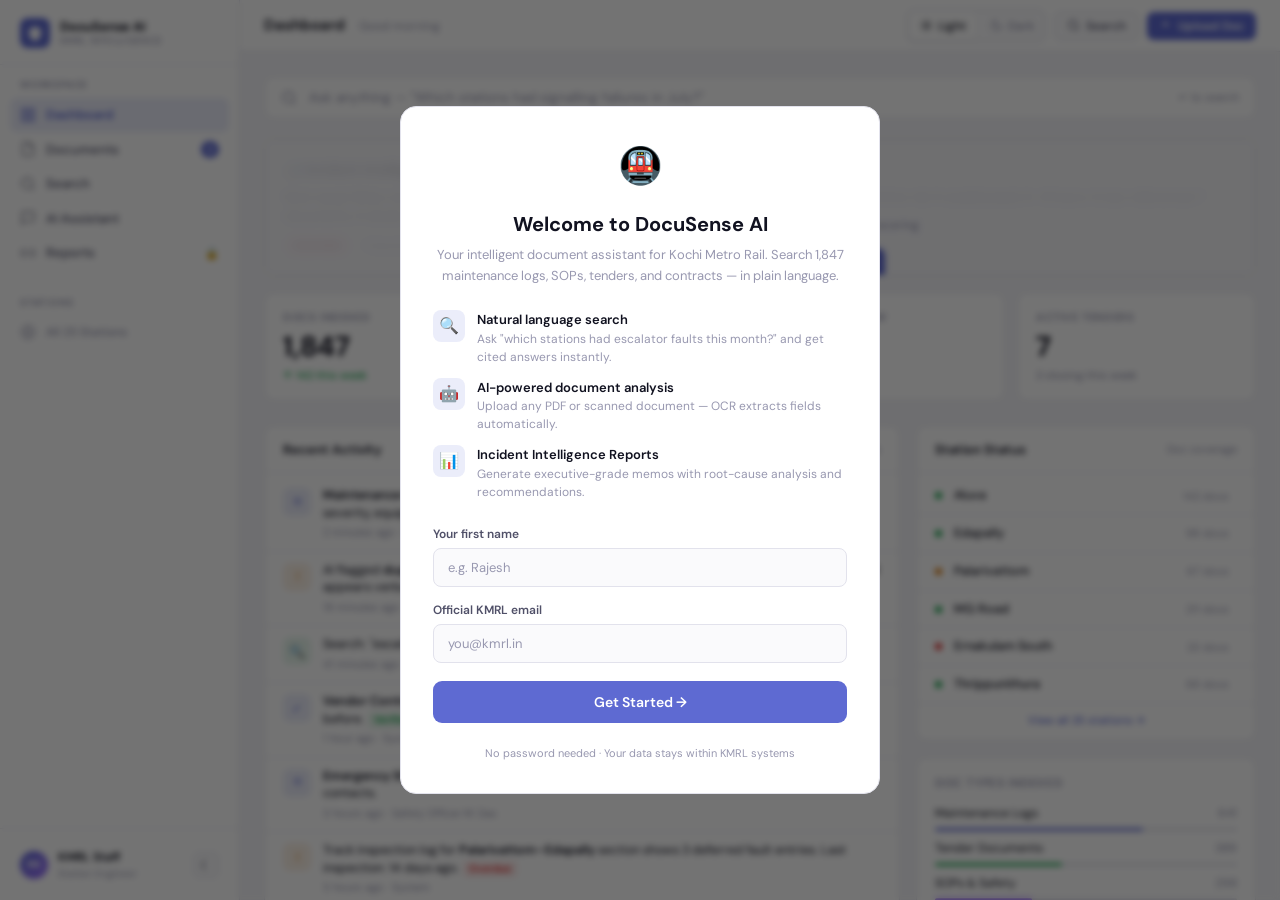
<file: docs/index.html>
<!DOCTYPE html>
<html lang="en">
<head>
<meta charset="UTF-8">
<meta name="viewport" content="width=device-width, initial-scale=1">
<title>DocuSense AI</title>
<link rel="stylesheet" href="https://fonts.googleapis.com/css2?family=DM+Sans:ital,opsz,wght@0,9..40,300;0,9..40,400;0,9..40,500;0,9..40,600;0,9..40,700;1,9..40,400&display=swap">
<style>
:root {
  --bg: #F4F4F8; --surface: #FFFFFF; --card: #FAFAFC;
  --border: #E2E2EC; --border-subtle: #EBEBF3;
  --accent: #5E6AD2; --accent-dim: rgba(94,106,210,.12); --accent-hover: #4D59C4;
  --text: #111220; --text-2: #505068; --muted: #9898B0;
  --success: #16A34A; --success-bg: rgba(22,163,74,.10);
  --warn: #D97706; --warn-bg: rgba(217,119,6,.10);
  --danger: #DC2626; --danger-bg: rgba(220,38,38,.10);
  --sidebar-w: 240px;
  color-scheme: light;
}
@media (prefers-color-scheme: dark) {
  :root:not([data-theme="light"]) {
    --bg:#0C0D15;--surface:#13141F;--card:#1A1B2A;--border:#252638;--border-subtle:#1E1F30;
    --text:#E6E7F0;--text-2:#8B8CA8;--muted:#5C5D75;
    --success:#22C55E;--success-bg:rgba(34,197,94,.12);
    --warn:#F59E0B;--warn-bg:rgba(245,158,11,.12);
    --danger:#EF4444;--danger-bg:rgba(239,68,68,.12);
    color-scheme:dark;
  }
}
:root[data-theme="dark"] {
  --bg:#0C0D15;--surface:#13141F;--card:#1A1B2A;--border:#252638;--border-subtle:#1E1F30;
  --text:#E6E7F0;--text-2:#8B8CA8;--muted:#5C5D75;
  --success:#22C55E;--success-bg:rgba(34,197,94,.12);
  --warn:#F59E0B;--warn-bg:rgba(245,158,11,.12);
  --danger:#EF4444;--danger-bg:rgba(239,68,68,.12);
  color-scheme:dark;
}
*,*::before,*::after{box-sizing:border-box;margin:0;padding:0;}
html,body{height:100%;font-family:'DM Sans',system-ui,sans-serif;background:var(--bg);color:var(--text);font-size:14px;line-height:1.5;}
button{font-family:inherit;cursor:pointer;border:none;background:none;}
input,textarea,select{font-family:inherit;}
a{color:var(--accent);text-decoration:none;}
*{-webkit-font-smoothing:antialiased;}
:focus-visible{outline:2px solid var(--accent);outline-offset:2px;}
@media(prefers-reduced-motion:reduce){*,*::before,*::after{animation-duration:.01ms!important;transition-duration:.01ms!important;}}

/* ── layout ── */
.app{display:flex;height:100%;overflow:hidden;}

/* ── sidebar ── */
.sidebar{width:var(--sidebar-w);flex-shrink:0;background:var(--surface);border-right:1px solid var(--border);display:flex;flex-direction:column;overflow:hidden;}
.sidebar-logo{padding:18px 20px 16px;border-bottom:1px solid var(--border-subtle);display:flex;align-items:center;gap:10px;}
.logo-mark{width:30px;height:30px;background:var(--accent);border-radius:8px;display:flex;align-items:center;justify-content:center;flex-shrink:0;}
.logo-mark svg{width:16px;height:16px;fill:#fff;}
.logo-text{display:flex;flex-direction:column;line-height:1.1;}
.logo-name{font-size:13px;font-weight:700;color:var(--text);letter-spacing:-.2px;}
.logo-sub{font-size:10px;font-weight:500;color:var(--muted);letter-spacing:.3px;text-transform:uppercase;}
.sidebar-section{padding:12px 10px 4px;}
.sidebar-section-label{font-size:10px;font-weight:600;color:var(--muted);letter-spacing:.8px;text-transform:uppercase;padding:0 10px 6px;}
.nav-item{display:flex;align-items:center;gap:10px;padding:7px 10px;border-radius:7px;font-size:13px;font-weight:500;color:var(--text-2);cursor:pointer;transition:background .12s,color .12s;user-select:none;margin-bottom:1px;}
.nav-item svg{width:16px;height:16px;flex-shrink:0;opacity:.7;}
.nav-item:hover{background:var(--card);color:var(--text);}
.nav-item.active{background:var(--accent-dim);color:var(--accent);font-weight:600;}
.nav-item.active svg{opacity:1;}
.nav-badge{margin-left:auto;font-size:10px;font-weight:600;background:var(--accent);color:#fff;padding:1px 6px;border-radius:10px;}
.nav-lock{margin-left:auto;font-size:11px;color:var(--muted);}
.sidebar-bottom{margin-top:auto;border-top:1px solid var(--border-subtle);padding:12px 10px;}
.user-row{display:flex;align-items:center;gap:10px;padding:7px 10px;border-radius:7px;cursor:pointer;}
.user-row:hover{background:var(--card);}
.avatar{width:28px;height:28px;border-radius:50%;background:linear-gradient(135deg,#5E6AD2,#9B6DFF);display:flex;align-items:center;justify-content:center;font-size:11px;font-weight:700;color:#fff;flex-shrink:0;}
.user-info{flex:1;min-width:0;}
.user-name{font-size:12px;font-weight:600;color:var(--text);white-space:nowrap;overflow:hidden;text-overflow:ellipsis;}
.user-role{font-size:10px;color:var(--muted);}
.theme-btn{width:26px;height:26px;border-radius:6px;background:var(--card);border:1px solid var(--border);display:flex;align-items:center;justify-content:center;color:var(--text-2);font-size:14px;transition:background .12s;}
.theme-btn:hover{background:var(--border);}
/* ── theme toggle pill (topbar) ── */
.theme-toggle{display:flex;align-items:center;gap:0;background:var(--card);border:1px solid var(--border);border-radius:8px;overflow:hidden;flex-shrink:0;}
.theme-opt{display:flex;align-items:center;gap:5px;padding:6px 11px;font-size:12px;font-weight:500;color:var(--muted);cursor:pointer;transition:all .15s;user-select:none;border:none;background:none;}
.theme-opt svg{width:13px;height:13px;flex-shrink:0;}
.theme-opt.t-active{background:var(--surface);color:var(--text);box-shadow:0 1px 3px rgba(0,0,0,.08);border-radius:7px;margin:2px;}

/* ── main ── */
.main{flex:1;display:flex;flex-direction:column;overflow:hidden;min-width:0;}
.topbar{height:52px;flex-shrink:0;background:var(--surface);border-bottom:1px solid var(--border);display:flex;align-items:center;gap:12px;padding:0 24px;}
.topbar-title{font-size:15px;font-weight:600;color:var(--text);}
.topbar-sub{font-size:12px;color:var(--muted);margin-left:2px;}
.topbar-right{margin-left:auto;display:flex;align-items:center;gap:8px;}
.pro-badge{font-size:10px;font-weight:700;background:linear-gradient(90deg,#5E6AD2,#9B6DFF);color:#fff;padding:3px 8px;border-radius:20px;letter-spacing:.3px;}
.pill-btn{display:flex;align-items:center;gap:6px;padding:6px 12px;border-radius:7px;font-size:12px;font-weight:600;background:var(--accent);color:#fff;transition:background .12s;}
.pill-btn:hover{background:var(--accent-hover);}
.pill-btn svg{width:13px;height:13px;fill:currentColor;}
.ghost-btn{display:flex;align-items:center;gap:6px;padding:6px 12px;border-radius:7px;font-size:12px;font-weight:500;background:var(--card);color:var(--text-2);border:1px solid var(--border);transition:background .12s;}
.ghost-btn:hover{background:var(--border-subtle);color:var(--text);}
.content{flex:1;overflow-y:auto;padding:24px;}
.view{display:none;}
.view.active{display:block;}

/* ── dashboard ── */
.kpi-row{display:grid;grid-template-columns:repeat(4,1fr);gap:12px;margin-bottom:24px;}
@media(max-width:900px){.kpi-row{grid-template-columns:repeat(2,1fr);}}
.kpi-card{background:var(--surface);border:1px solid var(--border);border-radius:10px;padding:16px 18px;}
.kpi-label{font-size:11px;font-weight:600;color:var(--muted);text-transform:uppercase;letter-spacing:.6px;margin-bottom:8px;}
.kpi-value{font-size:28px;font-weight:700;color:var(--text);line-height:1;font-variant-numeric:tabular-nums;margin-bottom:6px;}
.kpi-trend{font-size:11px;font-weight:500;display:flex;align-items:center;gap:4px;}
.trend-up{color:var(--success);}
.trend-warn{color:var(--warn);}
.dash-grid{display:grid;grid-template-columns:1fr 340px;gap:16px;}
@media(max-width:900px){.dash-grid{grid-template-columns:1fr;}}
.panel{background:var(--surface);border:1px solid var(--border);border-radius:10px;overflow:hidden;}
.panel-header{padding:14px 18px 13px;border-bottom:1px solid var(--border-subtle);display:flex;align-items:center;gap:8px;}
.panel-title{font-size:13px;font-weight:600;color:var(--text);}
.panel-meta{font-size:11px;color:var(--muted);margin-left:auto;}
.activity-list{padding:4px 0;}
.activity-item{display:flex;align-items:flex-start;gap:12px;padding:10px 18px;border-bottom:1px solid var(--border-subtle);transition:background .1s;}
.activity-item:last-child{border-bottom:none;}
.activity-item:hover{background:var(--card);}
.act-icon{width:28px;height:28px;border-radius:7px;display:flex;align-items:center;justify-content:center;flex-shrink:0;margin-top:1px;font-size:13px;}
.act-icon.upload{background:var(--accent-dim);color:var(--accent);}
.act-icon.search{background:var(--success-bg);color:var(--success);}
.act-icon.alert{background:var(--warn-bg);color:var(--warn);}
.act-icon.verify{background:var(--accent-dim);color:var(--accent);}
.act-body{flex:1;min-width:0;}
.act-desc{font-size:12.5px;color:var(--text);line-height:1.4;}
.act-desc strong{font-weight:600;}
.act-time{font-size:11px;color:var(--muted);margin-top:2px;}
.act-tag{display:inline-block;font-size:10px;font-weight:600;padding:1px 6px;border-radius:4px;margin-left:4px;vertical-align:middle;}
.station-list{padding:4px 0;}
.station-item{display:flex;align-items:center;gap:12px;padding:9px 18px;border-bottom:1px solid var(--border-subtle);}
.station-item:last-child{border-bottom:none;}
.station-name{font-size:12.5px;font-weight:500;color:var(--text);flex:1;}
.station-docs{font-size:11px;color:var(--muted);font-variant-numeric:tabular-nums;margin-right:8px;}
.status-dot{width:7px;height:7px;border-radius:50%;flex-shrink:0;}
.dot-ok{background:var(--success);}
.dot-warn{background:var(--warn);}
.dot-err{background:var(--danger);}

/* ── locked report card ── */
.locked-card{background:var(--surface);border:1px solid var(--border);border-radius:10px;padding:20px;margin-bottom:16px;position:relative;overflow:hidden;cursor:pointer;transition:border-color .15s;}
.locked-card:hover{border-color:var(--accent);}
.locked-card-blur{filter:blur(4px);pointer-events:none;user-select:none;}
.locked-overlay{position:absolute;inset:0;display:flex;flex-direction:column;align-items:center;justify-content:center;gap:10px;background:rgba(var(--bg-rgb,244,244,248),.85);backdrop-filter:blur(2px);}
:root[data-theme="dark"] .locked-overlay{background:rgba(12,13,21,.85);}
@media(prefers-color-scheme:dark){:root:not([data-theme="light"]) .locked-overlay{background:rgba(12,13,21,.85);}}
.lock-icon{font-size:28px;}
.lock-label{font-size:13px;font-weight:700;color:var(--text);}
.lock-sub{font-size:12px;color:var(--muted);}
.lock-cta{padding:8px 18px;border-radius:8px;background:var(--accent);color:#fff;font-size:12px;font-weight:600;margin-top:4px;transition:background .12s;}
.lock-cta:hover{background:var(--accent-hover);}

/* ── quick search bar ── */
.quick-search{display:flex;align-items:center;gap:12px;background:var(--surface);border:1px solid var(--border);border-radius:10px;padding:12px 16px;margin-bottom:20px;cursor:text;transition:border-color .15s;}
.quick-search:focus-within{border-color:var(--accent);}
.qs-icon{color:var(--muted);flex-shrink:0;}
.qs-input{flex:1;border:none;background:transparent;font-size:13.5px;color:var(--text);outline:none;}
.qs-input::placeholder{color:var(--muted);}
.qs-hint{font-size:11px;color:var(--muted);white-space:nowrap;}

/* ── documents view ── */
.upload-zone{border:2px dashed var(--border);border-radius:12px;padding:32px;text-align:center;cursor:pointer;transition:border-color .15s,background .15s;margin-bottom:24px;background:var(--surface);}
.upload-zone:hover,.upload-zone.dragging{border-color:var(--accent);background:var(--accent-dim);}
.upload-icon{font-size:32px;margin-bottom:10px;}
.upload-title{font-size:14px;font-weight:600;color:var(--text);margin-bottom:4px;}
.upload-sub{font-size:12px;color:var(--muted);}
.upload-sub span{color:var(--accent);font-weight:500;}
#fileInput{display:none;}

/* ── OCR pipeline ── */
.ocr-card{background:var(--surface);border:1px solid var(--border);border-radius:10px;padding:16px 18px;margin-bottom:10px;}
.ocr-filename{font-size:13px;font-weight:600;color:var(--text);margin-bottom:12px;display:flex;align-items:center;gap:8px;}
.ocr-stages{display:flex;flex-direction:column;gap:8px;}
.ocr-stage{display:flex;align-items:center;gap:10px;font-size:12px;}
.stage-icon{width:20px;height:20px;border-radius:50%;display:flex;align-items:center;justify-content:center;font-size:10px;flex-shrink:0;transition:all .3s;}
.stage-icon.done{background:var(--success-bg);color:var(--success);}
.stage-icon.active{background:var(--accent-dim);color:var(--accent);animation:pulse 1s infinite;}
.stage-icon.waiting{background:var(--card);color:var(--muted);border:1px solid var(--border);}
.stage-label{flex:1;color:var(--text-2);}
.stage-label.done{color:var(--text);}
.stage-label.active{color:var(--accent);font-weight:500;}
.ocr-bar-wrap{height:3px;background:var(--border);border-radius:2px;margin-top:12px;overflow:hidden;}
.ocr-bar{height:100%;background:var(--accent);border-radius:2px;transition:width .5s;}
@keyframes pulse{0%,100%{opacity:1}50%{opacity:.4}}

/* ── extraction card ── */
.extraction-card{background:var(--card);border:1px solid var(--border);border-radius:8px;padding:14px 16px;margin-top:10px;}
.extraction-title{font-size:11px;font-weight:600;color:var(--muted);text-transform:uppercase;letter-spacing:.6px;margin-bottom:10px;}
.extraction-fields{display:grid;grid-template-columns:repeat(2,1fr);gap:8px;}
.field-item{display:flex;flex-direction:column;gap:2px;}
.field-key{font-size:10px;font-weight:600;color:var(--muted);text-transform:uppercase;letter-spacing:.4px;}
.field-val{font-size:12.5px;color:var(--text);font-weight:500;}
.doc-autotag{display:flex;flex-wrap:wrap;gap:5px;margin-top:10px;}
.autotag{font-size:10px;font-weight:600;padding:2px 7px;border-radius:4px;background:var(--accent-dim);color:var(--accent);}

.docs-filter{display:flex;gap:8px;margin-bottom:16px;flex-wrap:wrap;}
.filter-chip{padding:5px 12px;border-radius:20px;font-size:12px;font-weight:500;background:var(--card);color:var(--text-2);border:1px solid var(--border);cursor:pointer;transition:all .12s;}
.filter-chip.active{background:var(--accent);color:#fff;border-color:var(--accent);}
.filter-chip:hover:not(.active){border-color:var(--accent);color:var(--accent);}
.doc-table{background:var(--surface);border:1px solid var(--border);border-radius:10px;overflow:hidden;}
.doc-table-header{display:grid;grid-template-columns:2fr 1fr 1fr 120px 90px;padding:10px 18px;border-bottom:1px solid var(--border);font-size:11px;font-weight:600;color:var(--muted);text-transform:uppercase;letter-spacing:.5px;}
.doc-row{display:grid;grid-template-columns:2fr 1fr 1fr 120px 90px;padding:11px 18px;align-items:center;border-bottom:1px solid var(--border-subtle);cursor:pointer;transition:background .1s;}
.doc-row:last-child{border-bottom:none;}
.doc-row:hover{background:var(--card);}
.doc-name{display:flex;align-items:center;gap:10px;}
.doc-icon{width:30px;height:30px;border-radius:6px;display:flex;align-items:center;justify-content:center;font-size:14px;flex-shrink:0;}
.doc-title{font-size:13px;font-weight:500;color:var(--text);}
.doc-id{font-size:10px;color:var(--muted);font-family:monospace;margin-top:1px;}
.doc-cell{font-size:12px;color:var(--text-2);}
.doc-status{display:inline-flex;align-items:center;gap:5px;font-size:11px;font-weight:600;padding:3px 8px;border-radius:5px;}
.status-indexed{background:var(--success-bg);color:var(--success);}
.status-pending{background:var(--warn-bg);color:var(--warn);}
.status-review{background:var(--accent-dim);color:var(--accent);}

/* ── search view ── */
.search-hero{text-align:center;padding:32px 0 28px;}
.search-hero h2{font-size:22px;font-weight:700;color:var(--text);margin-bottom:6px;}
.search-hero p{font-size:13px;color:var(--muted);}
.search-box{display:flex;align-items:center;gap:12px;background:var(--surface);border:2px solid var(--border);border-radius:12px;padding:14px 18px;margin-bottom:16px;transition:border-color .15s;}
.search-box:focus-within{border-color:var(--accent);}
.search-box input{flex:1;border:none;background:transparent;font-size:15px;color:var(--text);outline:none;}
.search-box input::placeholder{color:var(--muted);}
.search-run{padding:8px 16px;border-radius:8px;background:var(--accent);color:#fff;font-size:13px;font-weight:600;transition:background .12s;flex-shrink:0;}
.search-run:hover{background:var(--accent-hover);}
.suggested-queries{display:flex;flex-wrap:wrap;gap:8px;margin-bottom:28px;justify-content:center;}
.sug-chip{padding:6px 12px;border-radius:20px;font-size:12px;font-weight:500;color:var(--accent);background:var(--accent-dim);border:1px solid transparent;cursor:pointer;transition:all .12s;}
.sug-chip:hover{border-color:var(--accent);}
.search-results{display:none;}
.search-results.visible{display:block;}
.results-meta{font-size:12px;color:var(--muted);margin-bottom:12px;}
.result-card{background:var(--surface);border:1px solid var(--border);border-radius:10px;padding:16px 18px;margin-bottom:10px;cursor:pointer;transition:border-color .15s;}
.result-card:hover{border-color:var(--accent);}
.result-top{display:flex;align-items:flex-start;gap:12px;margin-bottom:8px;}
.result-rank{width:22px;height:22px;border-radius:5px;background:var(--accent-dim);color:var(--accent);font-size:11px;font-weight:700;display:flex;align-items:center;justify-content:center;flex-shrink:0;margin-top:2px;}
.result-title{font-size:13.5px;font-weight:600;color:var(--text);line-height:1.3;}
.result-source{font-size:11px;color:var(--muted);margin-top:2px;font-family:monospace;}
.result-snippet{font-size:12.5px;color:var(--text-2);line-height:1.6;}
.result-snippet mark{background:var(--accent-dim);color:var(--accent);border-radius:2px;padding:0 2px;}
.result-tags{display:flex;gap:6px;margin-top:10px;flex-wrap:wrap;}
.result-tag{font-size:10px;font-weight:600;padding:2px 7px;border-radius:4px;background:var(--card);color:var(--text-2);border:1px solid var(--border);}

/* ── aha moment ── */
.aha-answer{background:var(--surface);border:1px solid var(--accent);border-radius:10px;padding:16px 18px;margin-bottom:14px;}
.aha-badge{font-size:10px;font-weight:700;color:var(--accent);text-transform:uppercase;letter-spacing:.6px;margin-bottom:8px;}
.aha-text{font-size:13.5px;color:var(--text);line-height:1.7;}

/* ── assistant view ── */
.chat-wrap{display:flex;flex-direction:column;height:calc(100vh - 52px - 48px);max-height:700px;}
.chat-messages{flex:1;overflow-y:auto;display:flex;flex-direction:column;gap:16px;padding-bottom:16px;}
.chat-msg{display:flex;gap:10px;align-items:flex-start;}
.chat-msg.user{flex-direction:row-reverse;}
.msg-avatar{width:28px;height:28px;border-radius:50%;flex-shrink:0;display:flex;align-items:center;justify-content:center;font-size:12px;font-weight:700;}
.msg-avatar.ai-av{background:linear-gradient(135deg,#5E6AD2,#9B6DFF);color:#fff;}
.msg-avatar.user-av{background:var(--card);border:1px solid var(--border);color:var(--text-2);font-size:13px;}
.msg-bubble{max-width:80%;padding:11px 14px;border-radius:10px;font-size:13px;line-height:1.6;color:var(--text);}
.chat-msg.ai .msg-bubble{background:var(--surface);border:1px solid var(--border);border-radius:2px 10px 10px 10px;}
.chat-msg.user .msg-bubble{background:var(--accent);color:#fff;border-radius:10px 2px 10px 10px;}
.citation-chips{display:flex;flex-wrap:wrap;gap:6px;margin-top:10px;}
.citation{display:flex;align-items:center;gap:5px;font-size:10px;font-weight:600;padding:3px 8px;border-radius:5px;background:var(--accent-dim);color:var(--accent);border:1px solid rgba(94,106,210,.25);cursor:pointer;}
.citation:hover{background:rgba(94,106,210,.22);}
.citation svg{width:10px;height:10px;fill:currentColor;}
.chat-input-row{display:flex;gap:8px;align-items:flex-end;padding-top:14px;border-top:1px solid var(--border);margin-top:4px;}
.chat-textarea{flex:1;resize:none;overflow:hidden;background:var(--surface);border:1px solid var(--border);border-radius:10px;padding:10px 14px;font-size:13px;color:var(--text);outline:none;transition:border-color .15s;min-height:42px;max-height:120px;line-height:1.5;}
.chat-textarea:focus{border-color:var(--accent);}
.chat-textarea::placeholder{color:var(--muted);}
.chat-send{width:38px;height:38px;border-radius:9px;background:var(--accent);color:#fff;display:flex;align-items:center;justify-content:center;transition:background .12s;flex-shrink:0;}
.chat-send:hover{background:var(--accent-hover);}
.chat-send svg{width:15px;height:15px;fill:currentColor;}
.chat-send:disabled{opacity:.4;cursor:not-allowed;}

/* ── reports view ── */
.report-hero{text-align:center;padding:28px 0 20px;}
.report-hero h2{font-size:20px;font-weight:700;color:var(--text);margin-bottom:6px;}
.report-hero p{font-size:13px;color:var(--muted);}
.report-templates{display:grid;grid-template-columns:repeat(2,1fr);gap:12px;margin-bottom:24px;}
@media(max-width:600px){.report-templates{grid-template-columns:1fr;}}
.report-template{background:var(--surface);border:1px solid var(--border);border-radius:10px;padding:18px;cursor:pointer;transition:border-color .15s,background .15s;position:relative;}
.report-template:hover{border-color:var(--accent);}
.report-template.locked-tpl{cursor:pointer;}
.tpl-icon{font-size:24px;margin-bottom:10px;}
.tpl-name{font-size:14px;font-weight:600;color:var(--text);margin-bottom:4px;}
.tpl-desc{font-size:12px;color:var(--muted);line-height:1.5;}
.tpl-lock-badge{position:absolute;top:12px;right:12px;font-size:10px;font-weight:700;background:linear-gradient(90deg,#5E6AD2,#9B6DFF);color:#fff;padding:2px 8px;border-radius:10px;}

/* ── modals ── */
.modal-overlay{position:fixed;inset:0;background:rgba(0,0,0,.55);backdrop-filter:blur(3px);z-index:1000;display:flex;align-items:center;justify-content:center;padding:16px;}
.modal{background:var(--surface);border:1px solid var(--border);border-radius:16px;width:100%;max-width:480px;padding:32px;position:relative;animation:modalIn .2s ease;}
@keyframes modalIn{from{opacity:0;transform:scale(.96) translateY(8px)}to{opacity:1;transform:none}}
.modal-close{position:absolute;top:16px;right:16px;width:28px;height:28px;border-radius:6px;background:var(--card);border:1px solid var(--border);display:flex;align-items:center;justify-content:center;color:var(--muted);font-size:16px;line-height:1;}
.modal-close:hover{color:var(--text);}
.modal-icon{font-size:36px;margin-bottom:16px;text-align:center;}
.modal-title{font-size:20px;font-weight:700;color:var(--text);margin-bottom:6px;text-align:center;}
.modal-sub{font-size:13px;color:var(--muted);text-align:center;margin-bottom:24px;line-height:1.6;}
.modal-form{display:flex;flex-direction:column;gap:14px;}
.form-label{font-size:12px;font-weight:600;color:var(--text-2);margin-bottom:5px;display:block;}
.form-input{width:100%;padding:10px 14px;border-radius:8px;border:1px solid var(--border);background:var(--card);color:var(--text);font-size:13px;outline:none;transition:border-color .15s;}
.form-input:focus{border-color:var(--accent);}
.form-input::placeholder{color:var(--muted);}
.form-select{width:100%;padding:10px 14px;border-radius:8px;border:1px solid var(--border);background:var(--card);color:var(--text);font-size:13px;outline:none;cursor:pointer;}
.form-cta{width:100%;padding:12px;border-radius:9px;background:var(--accent);color:#fff;font-size:14px;font-weight:600;text-align:center;transition:background .12s;margin-top:4px;}
.form-cta:hover{background:var(--accent-hover);}
.form-note{font-size:11px;color:var(--muted);text-align:center;margin-top:8px;}

/* ── benefits list ── */
.benefits{display:flex;flex-direction:column;gap:12px;margin-bottom:24px;}
.benefit{display:flex;align-items:flex-start;gap:12px;}
.benefit-icon{width:32px;height:32px;border-radius:8px;background:var(--accent-dim);display:flex;align-items:center;justify-content:center;font-size:16px;flex-shrink:0;}
.benefit-text{}
.benefit-title{font-size:13px;font-weight:600;color:var(--text);}
.benefit-sub{font-size:12px;color:var(--muted);}

/* ── upgrade modal ── */
.price-row{display:flex;align-items:baseline;gap:6px;margin:16px 0;justify-content:center;}
.price-amt{font-size:36px;font-weight:800;color:var(--text);}
.price-period{font-size:14px;color:var(--muted);}
.price-badge{font-size:11px;font-weight:700;background:var(--success-bg);color:var(--success);padding:3px 8px;border-radius:10px;margin-left:4px;}
.feature-list{list-style:none;margin-bottom:20px;}
.feature-list li{display:flex;align-items:center;gap:8px;font-size:13px;color:var(--text-2);padding:5px 0;border-bottom:1px solid var(--border-subtle);}
.feature-list li:last-child{border-bottom:none;}
.feature-list .check{color:var(--success);font-size:14px;}
.divider-or{text-align:center;font-size:12px;color:var(--muted);margin:12px 0;position:relative;}
.divider-or::before,.divider-or::after{content:'';position:absolute;top:50%;width:42%;height:1px;background:var(--border);}
.divider-or::before{left:0;}
.divider-or::after{right:0;}
.trial-btn{width:100%;padding:11px;border-radius:9px;background:var(--card);border:1px solid var(--accent);color:var(--accent);font-size:13px;font-weight:600;text-align:center;transition:all .12s;}
.trial-btn:hover{background:var(--accent-dim);}

/* ── analysis progress modal ── */
.analysis-modal{max-width:420px;}
.analysis-title{font-size:18px;font-weight:700;color:var(--text);text-align:center;margin-bottom:6px;}
.analysis-sub{font-size:12px;color:var(--muted);text-align:center;margin-bottom:24px;}
.analysis-stages{display:flex;flex-direction:column;gap:10px;margin-bottom:20px;}
.analysis-stage{display:flex;align-items:center;gap:12px;padding:10px 12px;border-radius:8px;background:var(--card);border:1px solid var(--border);transition:all .3s;}
.analysis-stage.a-active{background:var(--accent-dim);border-color:rgba(94,106,210,.4);}
.analysis-stage.a-done{background:var(--success-bg);border-color:rgba(22,163,74,.25);}
.a-stage-icon{width:24px;height:24px;border-radius:50%;display:flex;align-items:center;justify-content:center;font-size:11px;flex-shrink:0;}
.a-stage-icon.waiting{background:var(--border);color:var(--muted);}
.a-stage-icon.a-active{background:var(--accent);color:#fff;animation:pulse 1s infinite;}
.a-stage-icon.a-done{background:var(--success);color:#fff;}
.a-stage-label{font-size:12.5px;font-weight:500;color:var(--text-2);}
.a-stage-label.a-active{color:var(--accent);}
.a-stage-label.a-done{color:var(--text);}
.analysis-overall{height:4px;background:var(--border);border-radius:2px;overflow:hidden;}
.analysis-overall-bar{height:100%;background:linear-gradient(90deg,#5E6AD2,#9B6DFF);border-radius:2px;transition:width .6s;}

/* ── report memo ── */
.report-container{max-width:860px;}
.report-header-card{background:var(--surface);border:1px solid var(--border);border-radius:12px;padding:28px;margin-bottom:16px;}
.memo-meta{display:grid;grid-template-columns:repeat(2,1fr);gap:10px;margin-bottom:20px;}
.memo-meta-item{display:flex;flex-direction:column;gap:2px;}
.memo-meta-key{font-size:10px;font-weight:700;color:var(--muted);text-transform:uppercase;letter-spacing:.6px;}
.memo-meta-val{font-size:13px;color:var(--text);font-weight:500;}
.memo-title{font-size:22px;font-weight:800;color:var(--text);margin-bottom:8px;}
.memo-sub{font-size:13px;color:var(--muted);margin-bottom:16px;}
.memo-tldr{background:var(--accent-dim);border-left:3px solid var(--accent);border-radius:0 8px 8px 0;padding:12px 16px;}
.memo-tldr-label{font-size:10px;font-weight:700;color:var(--accent);text-transform:uppercase;letter-spacing:.6px;margin-bottom:4px;}
.memo-tldr-text{font-size:13px;color:var(--text);line-height:1.6;}
.memo-section{background:var(--surface);border:1px solid var(--border);border-radius:10px;padding:20px 24px;margin-bottom:12px;}
.memo-section-title{font-size:11px;font-weight:700;color:var(--accent);text-transform:uppercase;letter-spacing:.8px;margin-bottom:12px;display:flex;align-items:center;gap:8px;}
.memo-section-title::after{content:'';flex:1;height:1px;background:var(--border);}
.memo-body{font-size:13px;color:var(--text-2);line-height:1.8;}
.memo-body strong{color:var(--text);font-weight:600;}
.memo-body ul{padding-left:18px;margin:8px 0;}
.memo-body li{margin-bottom:6px;}
.risk-row{display:flex;gap:10px;margin-top:10px;}
.risk-chip{flex:1;padding:12px;border-radius:8px;text-align:center;}
.risk-chip .rc-label{font-size:10px;font-weight:700;text-transform:uppercase;letter-spacing:.5px;margin-bottom:4px;}
.risk-chip .rc-val{font-size:18px;font-weight:800;}
.rc-high{background:var(--danger-bg);}.rc-high .rc-label{color:var(--danger);}.rc-high .rc-val{color:var(--danger);}
.rc-med{background:var(--warn-bg);}.rc-med .rc-label{color:var(--warn);}.rc-med .rc-val{color:var(--warn);}
.rc-low{background:var(--success-bg);}.rc-low .rc-label{color:var(--success);}.rc-low .rc-val{color:var(--success);}
.rec-list{display:flex;flex-direction:column;gap:8px;margin-top:8px;}
.rec-item{display:flex;gap:10px;align-items:flex-start;}
.rec-num{width:22px;height:22px;border-radius:50%;background:var(--accent-dim);color:var(--accent);font-size:11px;font-weight:700;display:flex;align-items:center;justify-content:center;flex-shrink:0;margin-top:1px;}
.rec-text{font-size:13px;color:var(--text-2);line-height:1.6;}
.rec-text strong{color:var(--text);}
.report-footer{text-align:center;padding:16px;font-size:11px;color:var(--muted);border-top:1px solid var(--border);margin-top:8px;}
.report-actions{display:flex;gap:10px;margin-bottom:16px;flex-wrap:wrap;}
.share-btn{display:flex;align-items:center;gap:7px;padding:8px 14px;border-radius:8px;font-size:12px;font-weight:600;border:1px solid var(--border);background:var(--surface);color:var(--text-2);cursor:pointer;transition:all .12s;}
.share-btn:hover{border-color:var(--accent);color:var(--accent);}
.share-btn.print-btn:hover{border-color:var(--success);color:var(--success);}

/* ── upload progress legacy ── */
.upload-item{background:var(--surface);border:1px solid var(--border);border-radius:8px;padding:12px 14px;display:flex;align-items:center;gap:12px;margin-bottom:8px;}
.upload-item-name{font-size:12.5px;font-weight:500;color:var(--text);flex:1;min-width:0;white-space:nowrap;overflow:hidden;text-overflow:ellipsis;}
.upload-item-status{font-size:11px;font-weight:600;color:var(--success);flex-shrink:0;}
.progress-bar-wrap{height:3px;background:var(--border);border-radius:2px;margin-top:6px;overflow:hidden;}
.progress-bar{height:100%;background:var(--accent);border-radius:2px;transition:width .4s;}
#uploadItems{margin-bottom:20px;}

/* ── mobile bottom nav ── */
.bottom-nav{display:none;}
@media(max-width:640px){
  .sidebar{display:none;}
  .topbar-title,.topbar-sub{display:none;}
  .bottom-nav{display:flex;position:fixed;bottom:0;left:0;right:0;background:var(--surface);border-top:1px solid var(--border);padding-bottom:env(safe-area-inset-bottom,0px);z-index:100;}
  .bnav-item{flex:1;display:flex;flex-direction:column;align-items:center;gap:3px;padding:8px 4px 6px;font-size:10px;font-weight:500;color:var(--muted);cursor:pointer;transition:color .12s;}
  .bnav-item svg{width:20px;height:20px;}
  .bnav-item.active{color:var(--accent);}
  .content{padding:16px;padding-bottom:80px;}
  .kpi-row{grid-template-columns:repeat(2,1fr);}
  .dash-grid{grid-template-columns:1fr;}
  .doc-table-header,.doc-row{grid-template-columns:2fr 1fr 80px;}
  .doc-table-header .col-station,.doc-row .col-station,.doc-table-header .col-size,.doc-row .col-size{display:none;}
  .chat-wrap{max-height:none;height:auto;}
  .report-templates{grid-template-columns:1fr;}
  .memo-meta{grid-template-columns:1fr;}
}

/* ── print styles ── */
@media print{
  .sidebar,.topbar,.bottom-nav,.report-actions,.nav-item,.modal-overlay{display:none!important;}
  .main,.content,.app{display:block!important;overflow:visible!important;height:auto!important;}
  .view{display:none!important;}
  #view-reports.active{display:block!important;}
  body{background:#fff!important;color:#000!important;font-size:12pt;}
  .report-header-card,.memo-section{border:1px solid #ccc!important;background:#fff!important;page-break-inside:avoid;}
  .memo-title{font-size:18pt;}
  .report-footer{display:block!important;color:#666;}
}
</style>
</head>
<body>

<!-- ── Welcome Modal (Step 3) ── -->
<div class="modal-overlay" id="welcomeModal" style="display:none">
  <div class="modal">
    <div class="modal-icon">🚇</div>
    <div class="modal-title">Welcome to DocuSense AI</div>
    <div class="modal-sub">Your intelligent document assistant for Kochi Metro Rail. Search 1,847 maintenance logs, SOPs, tenders, and contracts — in plain language.</div>
    <div class="benefits">
      <div class="benefit">
        <div class="benefit-icon">🔍</div>
        <div class="benefit-text">
          <div class="benefit-title">Natural language search</div>
          <div class="benefit-sub">Ask "which stations had escalator faults this month?" and get cited answers instantly.</div>
        </div>
      </div>
      <div class="benefit">
        <div class="benefit-icon">🤖</div>
        <div class="benefit-text">
          <div class="benefit-title">AI-powered document analysis</div>
          <div class="benefit-sub">Upload any PDF or scanned document — OCR extracts fields automatically.</div>
        </div>
      </div>
      <div class="benefit">
        <div class="benefit-icon">📊</div>
        <div class="benefit-text">
          <div class="benefit-title">Incident Intelligence Reports</div>
          <div class="benefit-sub">Generate executive-grade memos with root-cause analysis and recommendations.</div>
        </div>
      </div>
    </div>
    <div class="modal-form">
      <div>
        <label class="form-label" for="wName">Your first name</label>
        <input class="form-input" id="wName" type="text" placeholder="e.g. Rajesh" autocomplete="given-name">
      </div>
      <div>
        <label class="form-label" for="wEmail">Official KMRL email</label>
        <input class="form-input" id="wEmail" type="email" placeholder="you@kmrl.in" autocomplete="email">
      </div>
      <button class="form-cta" onclick="completeWelcome()">Get Started →</button>
      <div class="form-note">No password needed · Your data stays within KMRL systems</div>
    </div>
  </div>
</div>

<!-- ── Upgrade Modal (Step 4) ── -->
<div class="modal-overlay" id="upgradeModal" style="display:none">
  <div class="modal">
    <button class="modal-close" onclick="closeModal('upgradeModal')">✕</button>
    <div class="modal-icon">🔐</div>
    <div class="modal-title">Unlock Incident Intelligence</div>
    <div class="modal-sub">Generate Amazon-style executive memos with root-cause analysis, risk scoring, and actionable recommendations — all from your KMRL documents.</div>
    <div class="price-row">
      <span class="price-amt">₹99</span>
      <span class="price-period">/ year</span>
      <span class="price-badge">Save 60%</span>
    </div>
    <ul class="feature-list">
      <li><span class="check">✓</span> Unlimited Incident Intelligence Reports</li>
      <li><span class="check">✓</span> 6-section executive memo format</li>
      <li><span class="check">✓</span> Risk scoring &amp; recommendations</li>
      <li><span class="check">✓</span> Share via X &amp; email · Print-ready PDF</li>
      <li><span class="check">✓</span> Priority AI response (&lt;2s)</li>
    </ul>
    <button class="form-cta" onclick="showTrialSignup()">Buy Now — ₹99/year</button>
    <div class="divider-or">or</div>
    <button class="trial-btn" onclick="showTrialSignup(true)">Start 7-Day Free Trial</button>
    <div class="form-note">No credit card required for trial · Cancel anytime</div>
  </div>
</div>

<!-- ── Trial Signup Modal (Step 4) ── -->
<div class="modal-overlay" id="trialModal" style="display:none">
  <div class="modal">
    <button class="modal-close" onclick="closeModal('trialModal')">✕</button>
    <div class="modal-icon">🎉</div>
    <div class="modal-title" id="trialModalTitle">Start Your Free Trial</div>
    <div class="modal-sub">7 days of full access, no credit card needed.</div>
    <div class="modal-form">
      <div>
        <label class="form-label">Full name</label>
        <input class="form-input" id="tName" type="text" placeholder="Your name">
      </div>
      <div>
        <label class="form-label">Official email</label>
        <input class="form-input" id="tEmail" type="email" placeholder="you@kmrl.in">
      </div>
      <div>
        <label class="form-label">Department</label>
        <select class="form-select form-input" id="tDept">
          <option value="">Select your department</option>
          <option>Operations</option>
          <option>Engineering &amp; Maintenance</option>
          <option>Safety &amp; Security</option>
          <option>Finance &amp; Procurement</option>
          <option>IT &amp; Systems</option>
          <option>HR &amp; Administration</option>
          <option>Project Management</option>
        </select>
      </div>
      <button class="form-cta" id="trialSubmitBtn" onclick="activateTrial()">Activate Trial →</button>
      <div class="form-note" id="trialNote">7-day free trial · No payment needed</div>
    </div>
  </div>
</div>

<!-- ── Analysis Progress Modal (Step 4) ── -->
<div class="modal-overlay" id="analysisModal" style="display:none">
  <div class="modal analysis-modal">
    <div class="analysis-title">Generating Intelligence Report</div>
    <div class="analysis-sub">Analysing KMRL documents for Palarivattom Signalling Incident</div>
    <div class="analysis-stages" id="analysisStages">
      <div class="analysis-stage" id="as-0">
        <div class="a-stage-icon waiting">1</div>
        <span class="a-stage-label">Fetching relevant documents…</span>
      </div>
      <div class="analysis-stage" id="as-1">
        <div class="a-stage-icon waiting">2</div>
        <span class="a-stage-label">Extracting fault timeline &amp; entities…</span>
      </div>
      <div class="analysis-stage" id="as-2">
        <div class="a-stage-icon waiting">3</div>
        <span class="a-stage-label">Cross-referencing SOPs &amp; vendor records…</span>
      </div>
      <div class="analysis-stage" id="as-3">
        <div class="a-stage-icon waiting">4</div>
        <span class="a-stage-label">Drafting executive memo sections…</span>
      </div>
      <div class="analysis-stage" id="as-4">
        <div class="a-stage-icon waiting">5</div>
        <span class="a-stage-label">Scoring risk &amp; generating recommendations…</span>
      </div>
      <div class="analysis-stage" id="as-5">
        <div class="a-stage-icon waiting">6</div>
        <span class="a-stage-label">Finalising &amp; quality checking report…</span>
      </div>
    </div>
    <div class="analysis-overall"><div class="analysis-overall-bar" id="analysisBar" style="width:0%"></div></div>
    <div style="font-size:11px;color:var(--muted);text-align:center;margin-top:8px;" id="analysisStatus">Preparing…</div>
  </div>
</div>

<!-- ── Document Detail Modal ── -->
<div class="modal-overlay" id="docDetailModal" style="display:none">
  <div class="modal" style="max-width:580px;max-height:85vh;overflow-y:auto;padding:24px;">
    <button class="modal-close" onclick="closeModal('docDetailModal')">✕</button>
    <div id="docDetailInner"><div style="text-align:center;padding:40px 0;color:var(--muted)">Loading…</div></div>
  </div>
</div>

<div class="app">
  <!-- Sidebar -->
  <nav class="sidebar">
    <div class="sidebar-logo">
      <div class="logo-mark">
        <svg viewBox="0 0 24 24"><path d="M12 2L3 7v5c0 5.5 3.8 10.7 9 12 5.2-1.3 9-6.5 9-12V7l-9-5z"/></svg>
      </div>
      <div class="logo-text">
        <span class="logo-name">DocuSense AI</span>
        <span class="logo-sub">KMRL Intelligence</span>
      </div>
    </div>
    <div class="sidebar-section">
      <div class="sidebar-section-label">Workspace</div>
      <div class="nav-item active" data-view="dashboard" onclick="switchView('dashboard',this)">
        <svg viewBox="0 0 24 24" fill="none" stroke="currentColor" stroke-width="2"><rect x="3" y="3" width="7" height="7" rx="1"/><rect x="14" y="3" width="7" height="7" rx="1"/><rect x="3" y="14" width="7" height="7" rx="1"/><rect x="14" y="14" width="7" height="7" rx="1"/></svg>
        Dashboard
      </div>
      <div class="nav-item" data-view="documents" onclick="switchView('documents',this)">
        <svg viewBox="0 0 24 24" fill="none" stroke="currentColor" stroke-width="2"><path d="M14 2H6a2 2 0 00-2 2v16a2 2 0 002 2h12a2 2 0 002-2V8z"/><polyline points="14,2 14,8 20,8"/></svg>
        Documents
        <span class="nav-badge">3</span>
      </div>
      <div class="nav-item" data-view="search" onclick="switchView('search',this)">
        <svg viewBox="0 0 24 24" fill="none" stroke="currentColor" stroke-width="2"><circle cx="11" cy="11" r="8"/><line x1="21" y1="21" x2="16.65" y2="16.65"/></svg>
        Search
      </div>
      <div class="nav-item" data-view="assistant" onclick="switchView('assistant',this)">
        <svg viewBox="0 0 24 24" fill="none" stroke="currentColor" stroke-width="2"><path d="M21 15a2 2 0 01-2 2H7l-4 4V5a2 2 0 012-2h14a2 2 0 012 2z"/></svg>
        AI Assistant
      </div>
      <div class="nav-item" data-view="reports" onclick="handleReportsNav()">
        <svg viewBox="0 0 24 24" fill="none" stroke="currentColor" stroke-width="2"><path d="M9 17H7A5 5 0 017 7h2M15 7h2a5 5 0 010 10h-2M8 12h8"/></svg>
        Reports
        <span class="nav-lock" id="reportsNavLock">🔒</span>
      </div>
    </div>
    <div class="sidebar-section" style="margin-top:8px;">
      <div class="sidebar-section-label">Stations</div>
      <div class="nav-item" style="font-size:12px;color:var(--muted)">
        <svg viewBox="0 0 24 24" fill="none" stroke="currentColor" stroke-width="2"><circle cx="12" cy="12" r="10"/><line x1="2" y1="12" x2="22" y2="12"/><path d="M12 2a15.3 15.3 0 010 20M12 2a15.3 15.3 0 000 20"/></svg>
        All 25 Stations
      </div>
    </div>
    <div class="sidebar-bottom">
      <div class="user-row">
        <div class="avatar" id="sidebarAvatar">RK</div>
        <div class="user-info">
          <div class="user-name" id="sidebarName">KMRL Staff</div>
          <div class="user-role" id="sidebarRole">Station Engineer</div>
        </div>
        <button class="theme-btn" id="sidebarThemeBtn" onclick="toggleTheme()" title="Toggle theme">☾</button>
      </div>
    </div>
  </nav>

  <!-- Main -->
  <div class="main">
    <div class="topbar">
      <span class="topbar-title" id="topbarTitle">Dashboard</span>
      <span class="topbar-sub" id="topbarSub">Good morning</span>
      <div class="topbar-right">
        <span class="pro-badge" id="proBadge" style="display:none">PRO TRIAL</span>
        <!-- Theme toggle pill -->
        <div class="theme-toggle" id="themePill">
          <button class="theme-opt t-active" id="tOptLight" onclick="applyTheme('light')" title="Light mode">
            <svg viewBox="0 0 24 24" fill="none" stroke="currentColor" stroke-width="2"><circle cx="12" cy="12" r="5"/><line x1="12" y1="1" x2="12" y2="3"/><line x1="12" y1="21" x2="12" y2="23"/><line x1="4.22" y1="4.22" x2="5.64" y2="5.64"/><line x1="18.36" y1="18.36" x2="19.78" y2="19.78"/><line x1="1" y1="12" x2="3" y2="12"/><line x1="21" y1="12" x2="23" y2="12"/><line x1="4.22" y1="19.78" x2="5.64" y2="18.36"/><line x1="18.36" y1="5.64" x2="19.78" y2="4.22"/></svg>
            Light
          </button>
          <button class="theme-opt" id="tOptDark" onclick="applyTheme('dark')" title="Dark mode">
            <svg viewBox="0 0 24 24" fill="none" stroke="currentColor" stroke-width="2"><path d="M21 12.79A9 9 0 1111.21 3 7 7 0 0021 12.79z"/></svg>
            Dark
          </button>
        </div>
        <button class="ghost-btn" onclick="switchView('search',document.querySelector('[data-view=search]'))">
          <svg viewBox="0 0 24 24" fill="none" stroke="currentColor" stroke-width="2" style="width:13px;height:13px"><circle cx="11" cy="11" r="8"/><line x1="21" y1="21" x2="16.65" y2="16.65"/></svg>
          Search
        </button>
        <button class="pill-btn" onclick="switchView('documents',document.querySelector('[data-view=documents]'))">
          <svg viewBox="0 0 24 24"><path d="M12 5v14M5 12l7-7 7 7"/></svg>
          Upload Doc
        </button>
      </div>
    </div>

    <div class="content">

      <!-- Dashboard View -->
      <div class="view active" id="view-dashboard">
        <div class="quick-search" onclick="document.getElementById('qsInput').focus()">
          <svg class="qs-icon" width="16" height="16" viewBox="0 0 24 24" fill="none" stroke="currentColor" stroke-width="2"><circle cx="11" cy="11" r="8"/><line x1="21" y1="21" x2="16.65" y2="16.65"/></svg>
          <input class="qs-input" id="qsInput" placeholder='Ask anything — "Which stations had signalling failures in July?"' onkeydown="if(event.key==='Enter'){doSearch(this.value);}">
          <span class="qs-hint">↵ to search</span>
        </div>

        <!-- Locked Incident Intelligence Card -->
        <div class="locked-card" onclick="openModal('upgradeModal')" id="lockedReportCard">
          <div class="locked-card-blur">
            <div style="font-size:13px;font-weight:700;color:var(--text);margin-bottom:8px;">📊 Incident Intelligence Report — Palarivattom Signalling, Sep 2024</div>
            <div style="font-size:12px;color:var(--text-2);line-height:1.6;">Root cause: Relay room waterproofing failure. Risk: HIGH. 3 recommendations generated. Estimated downtime risk if unaddressed: 6–14 hours. Cross-referenced 7 documents, 4 vendor contracts.</div>
            <div style="display:flex;gap:8px;margin-top:10px;">
              <span style="font-size:10px;background:var(--danger-bg);color:var(--danger);padding:2px 8px;border-radius:4px;font-weight:600;">HIGH RISK</span>
              <span style="font-size:10px;background:var(--card);color:var(--muted);padding:2px 8px;border-radius:4px;font-weight:600;">7 sources</span>
              <span style="font-size:10px;background:var(--card);color:var(--muted);padding:2px 8px;border-radius:4px;font-weight:600;">3 recommendations</span>
            </div>
          </div>
          <div class="locked-overlay">
            <div class="lock-icon">🔐</div>
            <div class="lock-label">Incident Intelligence Report</div>
            <div class="lock-sub">Executive memo with root-cause analysis &amp; risk scoring</div>
            <button class="lock-cta">Unlock — ₹99/year or free 7-day trial</button>
          </div>
        </div>

        <div class="kpi-row">
          <div class="kpi-card"><div class="kpi-label">Docs Indexed</div><div class="kpi-value">1,847</div><div class="kpi-trend trend-up">↑ 142 this week</div></div>
          <div class="kpi-card"><div class="kpi-label">Queries Today</div><div class="kpi-value">384</div><div class="kpi-trend trend-up">↑ 23% vs avg</div></div>
          <div class="kpi-card"><div class="kpi-label">Pending Review</div><div class="kpi-value">18</div><div class="kpi-trend trend-warn">⚠ 3 high priority</div></div>
          <div class="kpi-card"><div class="kpi-label">Active Tenders</div><div class="kpi-value">7</div><div class="kpi-trend" style="color:var(--muted)">2 closing this week</div></div>
        </div>

        <div class="dash-grid">
          <div class="panel">
            <div class="panel-header"><span class="panel-title">Recent Activity</span><span class="panel-meta">Last 24 hours</span></div>
            <div class="activity-list">
              <div class="activity-item"><div class="act-icon upload">↑</div><div class="act-body"><div class="act-desc"><strong>Maintenance Log — Aluva Station</strong> uploaded and indexed. 14 fields extracted including fault severity, equipment ID, and resolution.</div><div class="act-time">2 minutes ago · Rajesh Kumar</div></div></div>
              <div class="activity-item"><div class="act-icon alert">!</div><div class="act-body"><div class="act-desc">AI flagged <strong>duplicate tender clause</strong> in <em>KMRL-TND-2024-089</em> vs <em>KMRL-TND-2023-041</em>. Clause 12.3 appears verbatim in both.<span class="act-tag" style="background:var(--warn-bg);color:var(--warn)">Review</span></div><div class="act-time">18 minutes ago · System</div></div></div>
              <div class="activity-item"><div class="act-icon search">🔍</div><div class="act-body"><div class="act-desc">Search: <em>"escalator maintenance SOP Ernakulam South"</em> — 4 docs returned, avg confidence 94%</div><div class="act-time">41 minutes ago · Priya Nair</div></div></div>
              <div class="activity-item"><div class="act-icon verify">✓</div><div class="act-body"><div class="act-desc"><strong>Vendor Contract KC-2024-MNT-07</strong> verified. Expiry: 31 Mar 2025. Auto-reminder set 30 days before.<span class="act-tag" style="background:var(--success-bg);color:var(--success)">Verified</span></div><div class="act-time">1 hour ago · System</div></div></div>
              <div class="activity-item"><div class="act-icon upload">↑</div><div class="act-body"><div class="act-desc"><strong>Emergency SOP v2.4</strong> uploaded. OCR extracted 38 pages, 6 procedure steps, 2 escalation contacts.</div><div class="act-time">3 hours ago · Safety Officer M. Das</div></div></div>
              <div class="activity-item"><div class="act-icon alert">!</div><div class="act-body"><div class="act-desc">Track inspection log for <strong>Palarivattom–Edapally</strong> section shows 3 deferred fault entries. Last inspection: 14 days ago.<span class="act-tag" style="background:var(--danger-bg);color:var(--danger)">Overdue</span></div><div class="act-time">5 hours ago · System</div></div></div>
            </div>
          </div>
          <div style="display:flex;flex-direction:column;gap:16px;">
            <div class="panel">
              <div class="panel-header"><span class="panel-title">Station Status</span><span class="panel-meta">Doc coverage</span></div>
              <div class="station-list">
                <div class="station-item"><span class="status-dot dot-ok"></span><span class="station-name">Aluva</span><span class="station-docs">142 docs</span></div>
                <div class="station-item"><span class="status-dot dot-ok"></span><span class="station-name">Edapally</span><span class="station-docs">98 docs</span></div>
                <div class="station-item"><span class="status-dot dot-warn"></span><span class="station-name">Palarivattom</span><span class="station-docs">67 docs</span></div>
                <div class="station-item"><span class="status-dot dot-ok"></span><span class="station-name">MG Road</span><span class="station-docs">211 docs</span></div>
                <div class="station-item"><span class="status-dot dot-err"></span><span class="station-name">Ernakulam South</span><span class="station-docs">23 docs</span></div>
                <div class="station-item"><span class="status-dot dot-ok"></span><span class="station-name">Thrippunithura</span><span class="station-docs">88 docs</span></div>
                <div class="station-item" style="justify-content:center;padding:8px 18px;"><span style="font-size:11px;color:var(--accent);font-weight:500;cursor:pointer">View all 25 stations →</span></div>
              </div>
            </div>
            <div class="panel" style="padding:16px 18px;">
              <div style="font-size:12px;font-weight:600;color:var(--muted);text-transform:uppercase;letter-spacing:.6px;margin-bottom:12px;">Doc Types Indexed</div>
              <div style="display:flex;flex-direction:column;gap:8px;">
                <div><div style="display:flex;justify-content:space-between;font-size:12px;margin-bottom:4px;"><span style="color:var(--text)">Maintenance Logs</span><span style="color:var(--muted)">641</span></div><div class="progress-bar-wrap"><div class="progress-bar" style="width:69%"></div></div></div>
                <div><div style="display:flex;justify-content:space-between;font-size:12px;margin-bottom:4px;"><span style="color:var(--text)">Tender Documents</span><span style="color:var(--muted)">389</span></div><div class="progress-bar-wrap"><div class="progress-bar" style="width:42%;background:var(--success)"></div></div></div>
                <div><div style="display:flex;justify-content:space-between;font-size:12px;margin-bottom:4px;"><span style="color:var(--text)">SOPs &amp; Safety</span><span style="color:var(--muted)">298</span></div><div class="progress-bar-wrap"><div class="progress-bar" style="width:32%;background:#9B6DFF"></div></div></div>
                <div><div style="display:flex;justify-content:space-between;font-size:12px;margin-bottom:4px;"><span style="color:var(--text)">Vendor Contracts</span><span style="color:var(--muted)">204</span></div><div class="progress-bar-wrap"><div class="progress-bar" style="width:22%;background:var(--warn)"></div></div></div>
                <div><div style="display:flex;justify-content:space-between;font-size:12px;margin-bottom:4px;"><span style="color:var(--text)">Inspection Reports</span><span style="color:var(--muted)">315</span></div><div class="progress-bar-wrap"><div class="progress-bar" style="width:34%;background:var(--danger)"></div></div></div>
              </div>
            </div>
          </div>
        </div>
      </div>

      <!-- Documents View (Step 2) -->
      <div class="view" id="view-documents">
        <div class="upload-zone" id="uploadZone" onclick="document.getElementById('fileInput').click()" ondragover="event.preventDefault();this.classList.add('dragging')" ondragleave="this.classList.remove('dragging')" ondrop="handleDrop(event)">
          <div class="upload-icon">📄</div>
          <div class="upload-title">Drop files here or click to upload</div>
          <div class="upload-sub">Supports PDF, scanned images (OCR auto-applied), Word, Excel · <span>Multiple files allowed</span></div>
          <input type="file" id="fileInput" accept=".pdf,.doc,.docx,.png,.jpg,.jpeg,.xlsx" multiple onchange="handleFiles(this.files)">
        </div>
        <div id="uploadItems"></div>
        <div class="docs-filter">
          <button class="filter-chip active" onclick="filterDocs('all',this)">All Documents</button>
          <button class="filter-chip" onclick="filterDocs('maintenance',this)">Maintenance Logs</button>
          <button class="filter-chip" onclick="filterDocs('tender',this)">Tenders</button>
          <button class="filter-chip" onclick="filterDocs('sop',this)">SOPs</button>
          <button class="filter-chip" onclick="filterDocs('vendor',this)">Vendor Contracts</button>
        </div>
        <div class="doc-table">
          <div class="doc-table-header"><div>Document</div><div class="col-station">Station</div><div class="col-size">Type</div><div>Date</div><div>Status</div></div>
          <div class="doc-row" data-type="maintenance"><div class="doc-name"><div class="doc-icon" style="background:var(--warn-bg)">🔧</div><div><div class="doc-title">Escalator Fault Log — Aluva Station</div><div class="doc-id">KMRL-ML-2024-2291</div></div></div><div class="doc-cell col-station">Aluva</div><div class="doc-cell col-size">Maintenance</div><div class="doc-cell">14 Sep 2024</div><div><span class="doc-status status-indexed">● Indexed</span></div></div>
          <div class="doc-row" data-type="tender"><div class="doc-name"><div class="doc-icon" style="background:var(--accent-dim)">📋</div><div><div class="doc-title">Tender: Signalling System Upgrade Phase 2</div><div class="doc-id">KMRL-TND-2024-089</div></div></div><div class="doc-cell col-station">All Lines</div><div class="doc-cell col-size">Tender</div><div class="doc-cell">10 Sep 2024</div><div><span class="doc-status status-review">◐ Review</span></div></div>
          <div class="doc-row" data-type="sop"><div class="doc-name"><div class="doc-icon" style="background:var(--danger-bg)">🛡</div><div><div class="doc-title">Emergency Evacuation SOP v2.4</div><div class="doc-id">KMRL-SOP-SAF-018</div></div></div><div class="doc-cell col-station">All Stations</div><div class="doc-cell col-size">SOP</div><div class="doc-cell">08 Sep 2024</div><div><span class="doc-status status-indexed">● Indexed</span></div></div>
          <div class="doc-row" data-type="vendor"><div class="doc-name"><div class="doc-icon" style="background:var(--success-bg)">📄</div><div><div class="doc-title">Vendor Contract — Track Maintenance</div><div class="doc-id">KC-2024-MNT-07</div></div></div><div class="doc-cell col-station">MG Road</div><div class="doc-cell col-size">Contract</div><div class="doc-cell">01 Sep 2024</div><div><span class="doc-status status-indexed">● Indexed</span></div></div>
          <div class="doc-row" data-type="maintenance"><div class="doc-name"><div class="doc-icon" style="background:var(--warn-bg)">🔧</div><div><div class="doc-title">HVAC Inspection — Palarivattom</div><div class="doc-id">KMRL-ML-2024-2187</div></div></div><div class="doc-cell col-station">Palarivattom</div><div class="doc-cell col-size">Maintenance</div><div class="doc-cell">28 Aug 2024</div><div><span class="doc-status status-pending">◌ Pending</span></div></div>
          <div class="doc-row" data-type="tender"><div class="doc-name"><div class="doc-icon" style="background:var(--accent-dim)">📋</div><div><div class="doc-title">Tender: Passenger Information Display System</div><div class="doc-id">KMRL-TND-2024-076</div></div></div><div class="doc-cell col-station">All Lines</div><div class="doc-cell col-size">Tender</div><div class="doc-cell">22 Aug 2024</div><div><span class="doc-status status-indexed">● Indexed</span></div></div>
        </div>
      </div>

      <!-- Search View (Step 2 A-ha moment) -->
      <div class="view" id="view-search">
        <div class="search-hero">
          <h2>Natural Language Search</h2>
          <p>Ask questions the way you would ask a colleague. No keywords needed.</p>
        </div>
        <div class="search-box">
          <svg width="18" height="18" viewBox="0 0 24 24" fill="none" stroke="var(--muted)" stroke-width="2" style="flex-shrink:0"><circle cx="11" cy="11" r="8"/><line x1="21" y1="21" x2="16.65" y2="16.65"/></svg>
          <input id="searchInput" placeholder='e.g. "Which stations had signalling failures in July?"' onkeydown="if(event.key==='Enter')doSearch(this.value)">
          <button class="search-run" onclick="doSearch(document.getElementById('searchInput').value)">Search</button>
        </div>
        <div class="suggested-queries">
          <span class="sug-chip" onclick="doSearch(this.textContent)">Signalling failures July</span>
          <span class="sug-chip" onclick="doSearch(this.textContent)">Escalator faults Aluva 2024</span>
          <span class="sug-chip" onclick="doSearch(this.textContent)">Vendor contracts expiring Q4</span>
          <span class="sug-chip" onclick="doSearch(this.textContent)">Fire safety SOP last revision</span>
          <span class="sug-chip" onclick="doSearch(this.textContent)">Track inspection overdue</span>
          <span class="sug-chip" onclick="doSearch(this.textContent)">Tender bids under ₹2 crore</span>
        </div>
        <div class="search-results" id="searchResults">
          <div id="ahaAnswer"></div>
          <div class="results-meta" id="resultsMeta"></div>
          <div id="resultsContainer"></div>
        </div>
      </div>

      <!-- Assistant View -->
      <div class="view" id="view-assistant">
        <div class="chat-wrap">
          <div class="chat-messages" id="chatMessages">
            <div class="chat-msg ai">
              <div class="msg-avatar ai-av">M</div>
              <div>
                <div class="msg-bubble">
                  Hello <span id="chatGreetName">there</span> 👋 I'm DocuSense, your KMRL document assistant. I'm trained only on KMRL's own documents — maintenance logs, SOPs, tenders, vendor contracts, and inspection reports.<br><br>
                  Ask me anything: fault patterns, SOP clauses, tender conditions, or vendor details. I'll cite the exact document and page so you can verify every answer.
                  <div class="citation-chips">
                    <span class="citation"><svg viewBox="0 0 24 24"><path d="M14 2H6a2 2 0 00-2 2v16a2 2 0 002 2h12a2 2 0 002-2V8z"/><polyline points="14,2 14,8 20,8"/></svg>1,847 docs indexed</span>
                    <span class="citation"><svg viewBox="0 0 24 24"><path d="M12 22s8-4 8-10V5l-8-3-8 3v7c0 6 8 10 8 10z"/></svg>KMRL knowledge only</span>
                  </div>
                </div>
              </div>
            </div>
          </div>
          <div class="chat-input-row">
            <textarea class="chat-textarea" id="chatInput" placeholder="Ask about any KMRL document, procedure, or equipment…" rows="1" onkeydown="if(event.key==='Enter'&&!event.shiftKey){event.preventDefault();sendChat();}" oninput="autoResize(this)"></textarea>
            <button class="chat-send" onclick="sendChat()">
              <svg viewBox="0 0 24 24"><line x1="22" y1="2" x2="11" y2="13"/><polygon points="22,2 15,22 11,13 2,9"/></svg>
            </button>
          </div>
        </div>
      </div>

      <!-- Reports View (Step 4) -->
      <div class="view" id="view-reports">
        <div id="reportsList">
          <div class="report-hero">
            <h2>Incident Intelligence Reports</h2>
            <p>AI-generated executive memos with root-cause analysis, risk scoring, and recommendations.</p>
          </div>
          <div class="report-templates">
            <div class="report-template" onclick="generateReport('signalling')">
              <div class="tpl-icon">📡</div>
              <div class="tpl-name">Signalling Incident Report</div>
              <div class="tpl-desc">Root-cause analysis of signalling faults across stations with OEM response timeline and recurring pattern detection.</div>
            </div>
            <div class="report-template" onclick="generateReport('maintenance')">
              <div class="tpl-icon">🔧</div>
              <div class="tpl-name">Maintenance Risk Summary</div>
              <div class="tpl-desc">Deferred maintenance log analysis with risk prioritisation and recommended corrective action schedule.</div>
            </div>
            <div class="report-template" onclick="generateReport('tender')">
              <div class="tpl-icon">📋</div>
              <div class="tpl-name">Tender Compliance Audit</div>
              <div class="tpl-desc">Cross-reference tender clauses, flag duplicates, and verify compliance with KMRL procurement policy.</div>
            </div>
            <div class="report-template" onclick="generateReport('vendor')">
              <div class="tpl-icon">🤝</div>
              <div class="tpl-name">Vendor Contract Review</div>
              <div class="tpl-desc">Expiry tracking, value analysis, and renewal priority ranking for all active vendor agreements.</div>
            </div>
          </div>
        </div>
        <!-- Report Output (Step 4) -->
        <div id="reportOutput" style="display:none">
          <div class="report-actions">
            <button class="ghost-btn" onclick="document.getElementById('reportsList').style.display='';document.getElementById('reportOutput').style.display='none'">← Back</button>
            <button class="share-btn" onclick="shareX()">
              <svg width="13" height="13" viewBox="0 0 24 24" fill="currentColor"><path d="M18.244 2.25h3.308l-7.227 8.26 8.502 11.24H16.17l-4.714-6.231-5.401 6.231H2.74l7.73-8.835L1.254 2.25H8.08l4.259 5.622L18.244 2.25zm-1.161 17.52h1.833L7.084 4.126H5.117L17.083 19.77z"/></svg>
              Share on X
            </button>
            <button class="share-btn" onclick="shareEmail()">
              <svg width="13" height="13" viewBox="0 0 24 24" fill="none" stroke="currentColor" stroke-width="2"><path d="M4 4h16c1.1 0 2 .9 2 2v12c0 1.1-.9 2-2 2H4c-1.1 0-2-.9-2-2V6c0-1.1.9-2 2-2z"/><polyline points="22,6 12,12 2,6"/></svg>
              Share via Email
            </button>
            <button class="share-btn print-btn" onclick="window.print()">
              <svg width="13" height="13" viewBox="0 0 24 24" fill="none" stroke="currentColor" stroke-width="2"><polyline points="6 9 6 2 18 2 18 9"/><path d="M6 18H4a2 2 0 01-2-2v-5a2 2 0 012-2h16a2 2 0 012 2v5a2 2 0 01-2 2h-2"/><rect x="6" y="14" width="12" height="8"/></svg>
              Print / PDF
            </button>
          </div>
          <div class="report-container" id="reportContent"></div>
          <div class="report-footer">Generated by DocuSense AI for Kochi Metro Rail Limited · <span id="reportDate"></span> · Confidential — Internal Use Only</div>
        </div>
      </div>

    </div><!-- /content -->
  </div><!-- /main -->
</div><!-- /app -->

<!-- Mobile bottom nav -->
<nav class="bottom-nav">
  <div class="bnav-item active" data-view="dashboard" onclick="switchView('dashboard',this)">
    <svg viewBox="0 0 24 24" fill="none" stroke="currentColor" stroke-width="2"><rect x="3" y="3" width="7" height="7" rx="1"/><rect x="14" y="3" width="7" height="7" rx="1"/><rect x="3" y="14" width="7" height="7" rx="1"/><rect x="14" y="14" width="7" height="7" rx="1"/></svg>
    Home
  </div>
  <div class="bnav-item" data-view="documents" onclick="switchView('documents',this)">
    <svg viewBox="0 0 24 24" fill="none" stroke="currentColor" stroke-width="2"><path d="M14 2H6a2 2 0 00-2 2v16a2 2 0 002 2h12a2 2 0 002-2V8z"/><polyline points="14,2 14,8 20,8"/></svg>
    Docs
  </div>
  <div class="bnav-item" data-view="search" onclick="switchView('search',this)">
    <svg viewBox="0 0 24 24" fill="none" stroke="currentColor" stroke-width="2"><circle cx="11" cy="11" r="8"/><line x1="21" y1="21" x2="16.65" y2="16.65"/></svg>
    Search
  </div>
  <div class="bnav-item" data-view="assistant" onclick="switchView('assistant',this)">
    <svg viewBox="0 0 24 24" fill="none" stroke="currentColor" stroke-width="2"><path d="M21 15a2 2 0 01-2 2H7l-4 4V5a2 2 0 012-2h14a2 2 0 012 2z"/></svg>
    AI
  </div>
  <div class="bnav-item" onclick="handleReportsNav()">
    <svg viewBox="0 0 24 24" fill="none" stroke="currentColor" stroke-width="2"><path d="M9 17H7A5 5 0 017 7h2M15 7h2a5 5 0 010 10h-2M8 12h8"/></svg>
    Reports
  </div>
</nav>

<script>
const API_BASE = 'http://localhost:8000';
const DEMO_MODE = true;  // set true for GitHub Pages (no backend needed)

const DEMO_DOCS = [
  {id:1,filename:'Signalling Fault Report — Palarivattom Jun–Aug 2024',category:'Maintenance',station:'Palarivattom',doc_date:'2024-08-18',severity:'High',fault:'Relay failure — moisture ingress into relay room B',resolution:'OEM (Alstom India) intervention; PCB K-21 replaced; temporary seal applied. Full waterproofing scheduled Q4.',engineer:'A. Krishnan',equipment:'Relay Room B — Axle Counter AC-07',reviewed:true,summary:'Three high-severity signalling incidents over 90 days. Root cause identified as moisture ingress into relay room B. Systemic issue traced to inadequate waterproofing from 2021 maintenance cycle. Estimated fix: ₹4.2L. Cost of inaction: ₹18–42L revenue impact.',tags:'Signalling,Palarivattom,High Severity,OEM,Alstom,Relay'},
  {id:2,filename:'Monthly Track Inspection Log — Aluva Station Jul 2024',category:'Maintenance',station:'Aluva',doc_date:'2024-07-31',severity:'Medium',fault:'Track circuit failure — waterlogging in relay room during monsoon',resolution:'Drainage pump installed; circuit dried and tested; relay contacts cleaned',engineer:'R. Menon',equipment:'Track Circuit TC-ALV-09',reviewed:true,summary:'Track circuit failure at Aluva due to waterlogging during July monsoon. Relay room drainage found inadequate for monsoon conditions. Circuit fully restored after drainage pump installation.',tags:'Track,Aluva,Monsoon,July 2024,Track Circuit'},
  {id:3,filename:'Vendor Contract — Track Maintenance Q4 2024',category:'Vendor',station:'Network',doc_date:'2024-10-01',severity:null,fault:null,resolution:null,engineer:'Procurement Cell',vendor:'M/s. TechRail Services Ltd.',amount:'₹1.2 Crore',contract_expiry:'2024-10-31',reviewed:true,summary:'Annual track maintenance contract covering all 25 stations. Scope: rail grinding, ballast tamping, fastening inspection. Contract renewal required by October 31, 2024.',tags:'Vendor,Track,Maintenance,Contract,Q4,TechRail'},
  {id:4,filename:'Emergency Evacuation SOP v2.4 — All Stations',category:'Safety',station:'Network',doc_date:'2024-01-15',severity:null,fault:null,resolution:null,engineer:'Safety Division',reviewed:true,summary:'Standard Operating Procedure for emergency evacuation across KMRL network. Covers PA trigger protocol, staff roles, crowd management, OCC coordination. Target: full evacuation within 8 minutes. Annexure B lists assembly points per station.',tags:'SOP,Safety,Evacuation,Emergency,Network,8 minutes'},
  {id:5,filename:'Escalator Fault Log — Aluva Station Sep 2024',category:'Maintenance',station:'Aluva',doc_date:'2024-09-14',severity:'Medium',fault:'Escalator ESC-ALV-04 breakdown — comb plate damage',resolution:'Preventive maintenance completed; comb plate replaced by Otis India within 6 hours',engineer:'M. Pillai',equipment:'ESC-ALV-04 (Otis)',reviewed:false,summary:'Escalator breakdown at Aluva station due to comb plate damage. Passenger safety risk: low (adjacent escalator operational). Resolved by OEM within 6 hours. Inspection schedule updated to monthly cycle.',tags:'Escalator,Aluva,Maintenance,Otis,September 2024'},
  {id:6,filename:'Open Tender — HVAC Servicing Contract FY2025',category:'Tender',station:'Network',doc_date:'2024-09-01',severity:null,fault:null,resolution:null,engineer:'Procurement Cell',amount:'₹45 Lakhs',contract_expiry:'2024-11-15',reviewed:true,summary:'Open tender for HVAC servicing across 14 stations for FY2025. Estimated value ₹45L. Pre-bid meeting held 10 Sep 2024. Eligibility: ISO 9001 certified, min 5 years metro HVAC experience.',tags:'Tender,HVAC,FY2025,Procurement,Open Tender'},
  {id:7,filename:'Rolling Stock Brake Inspection — Rake 06 Aug 2024',category:'Maintenance',station:'Depot',doc_date:'2024-08-05',severity:'Low',fault:'Minor brake pad wear on rake 06 (within acceptable limits)',resolution:'Brake pads replaced proactively; all other rakes within normal parameters',engineer:'D. Kumar',equipment:'Rake 06 — CAF Urbos 3',reviewed:true,summary:'Scheduled 90-day brake inspection. Rake 06 showed minor brake pad wear. Replacement carried out proactively. All 7 rakes inspected, no service disruption.',tags:'Brakes,Rolling Stock,Depot,Scheduled,Rake 06,CAF'},
  {id:8,filename:'Annual Fire Safety Audit — Palarivattom 2024',category:'Safety',station:'Palarivattom',doc_date:'2024-06-20',severity:'Medium',fault:'2 fire extinguishers found past service date',resolution:'Extinguishers replaced; fire drill scheduled for Q3; sprinkler test completed',engineer:'Fire Safety Officer',reviewed:true,summary:'Annual fire safety audit at Palarivattom. All hydrant systems functional. 2 extinguishers past service date — replaced. Emergency lighting 100% operational.',tags:'Fire Safety,Palarivattom,Audit,Annual,Extinguisher,2024'},
  {id:9,filename:'OCC Daily Operations Report — 22 Sep 2024',category:'Operations',station:'OCC',doc_date:'2024-09-22',severity:null,fault:null,resolution:null,engineer:'OCC Supervisor',reviewed:true,summary:'Daily operations — September 22, 2024. Ridership: 1,42,300 passengers. On-time performance: 98.7%. One minor delay at Edapally (2 min). All 36 services completed normally.',tags:'OCC,Operations,Daily Report,Ridership,September 2024'},
  {id:10,filename:'Electrical Panel Replacement Tender — FY2025',category:'Tender',station:'Network',doc_date:'2024-09-15',severity:null,fault:null,resolution:null,engineer:'Procurement Cell',amount:'₹2.1 Crore',contract_expiry:'2024-12-28',reviewed:false,summary:'Tender for electrical panel replacement across 8 aging stations. Estimated value ₹2.1 Cr. Panels beyond 10-year service life. Technical evaluation in progress.',tags:'Tender,Electrical,Panels,FY2025,Procurement,December'},
];

// ── auth state ──
let mmUser = null;
try { const s = localStorage.getItem('mm-user'); if(s) mmUser = JSON.parse(s); } catch(e){}

function saveUser(u) {
  mmUser = u;
  try { localStorage.setItem('mm-user', JSON.stringify(u)); } catch(e){}
}

function isProUser() {
  if (!mmUser) return false;
  if (mmUser.plan === 'pro') return true;
  if (mmUser.plan === 'trial') {
    const days = (Date.now() - mmUser.trialStart) / (1000*60*60*24);
    return days < 7;
  }
  return false;
}

function updateUI() {
  if (!mmUser) return;
  const initials = mmUser.name ? mmUser.name.slice(0,2).toUpperCase() : 'MM';
  document.getElementById('sidebarAvatar').textContent = initials;
  document.getElementById('sidebarName').textContent = mmUser.name || 'KMRL Staff';
  document.getElementById('sidebarRole').textContent = mmUser.dept || 'KMRL Staff';
  document.getElementById('chatGreetName').textContent = mmUser.name ? mmUser.name.split(' ')[0] : 'there';
  const sub = document.getElementById('topbarSub');
  if (mmUser.name) sub.textContent = 'Welcome back, ' + mmUser.name.split(' ')[0] + ' 👋';
  const badge = document.getElementById('proBadge');
  if (isProUser()) { badge.style.display=''; badge.textContent = mmUser.plan==='trial'?'PRO TRIAL':'PRO'; }
  const lock = document.getElementById('reportsNavLock');
  if (isProUser()) lock.style.display = 'none';
  if (isProUser()) {
    document.getElementById('lockedReportCard').style.display = 'none';
  }
}

// ── theme ──
function applyTheme(t) {
  document.documentElement.setAttribute('data-theme', t);
  try { localStorage.setItem('mm-theme', t); } catch(e){}
  // sync topbar pill
  const lBtn = document.getElementById('tOptLight');
  const dBtn = document.getElementById('tOptDark');
  if (lBtn && dBtn) {
    lBtn.classList.toggle('t-active', t === 'light');
    dBtn.classList.toggle('t-active', t === 'dark');
  }
  // sync sidebar moon/sun icon
  const sBtn = document.getElementById('sidebarThemeBtn');
  if (sBtn) sBtn.textContent = t === 'dark' ? '☀' : '☾';
}
function toggleTheme() {
  const cur = document.documentElement.getAttribute('data-theme');
  applyTheme(cur === 'dark' ? 'light' : 'dark');
}
// default: light mode for government officials
try {
  const saved = localStorage.getItem('mm-theme');
  applyTheme(saved || 'light');
} catch(e) { applyTheme('light'); }

// ── navigation ──
const titles = {
  dashboard: ['Dashboard','Good morning'],
  documents: ['Documents','1,847 indexed'],
  search: ['Search','Natural language queries'],
  assistant: ['AI Assistant','Trained on KMRL documents'],
  reports: ['Incident Reports','Intelligence memos']
};
function switchView(id, el) {
  document.querySelectorAll('.view').forEach(v => v.classList.remove('active'));
  document.getElementById('view-'+id).classList.add('active');
  document.querySelectorAll('.nav-item,.bnav-item').forEach(n => n.classList.remove('active'));
  document.querySelectorAll('[data-view="'+id+'"]').forEach(n => n.classList.add('active'));
  const [t, s] = titles[id] || [id,''];
  document.getElementById('topbarTitle').textContent = t;
  const sub = document.getElementById('topbarSub');
  if (mmUser && mmUser.name && id === 'dashboard') sub.textContent = 'Welcome back, '+mmUser.name.split(' ')[0]+' 👋';
  else sub.textContent = s;
  if (id === 'documents') loadDocuments();
}
function handleReportsNav() {
  if (isProUser()) {
    switchView('reports', null);
  } else {
    openModal('upgradeModal');
  }
}

// ── modals ──
function openModal(id) { document.getElementById(id).style.display='flex'; }
function closeModal(id) { document.getElementById(id).style.display='none'; }
document.querySelectorAll('.modal-overlay').forEach(m => {
  m.addEventListener('click', e => { if(e.target===m) m.style.display='none'; });
});

// ── welcome modal ──
function completeWelcome() {
  const name = document.getElementById('wName').value.trim();
  const email = document.getElementById('wEmail').value.trim();
  if (!name) { document.getElementById('wName').focus(); return; }
  saveUser({ name, email, dept: 'KMRL Staff', plan: 'free' });
  document.getElementById('tName').value = name;
  document.getElementById('tEmail').value = email;
  closeModal('welcomeModal');
  updateUI();
}

// ── trial signup ──
let _isTrial = true;
function showTrialSignup(trial=false) {
  _isTrial = trial;
  document.getElementById('trialModalTitle').textContent = trial ? 'Start 7-Day Free Trial' : 'Complete Purchase';
  document.getElementById('trialNote').textContent = trial ? '7-day free trial · No payment needed' : 'Secure checkout · ₹99/year';
  document.getElementById('trialSubmitBtn').textContent = trial ? 'Activate Trial →' : 'Complete Purchase →';
  if (mmUser) {
    document.getElementById('tName').value = mmUser.name || '';
    document.getElementById('tEmail').value = mmUser.email || '';
  }
  closeModal('upgradeModal');
  openModal('trialModal');
}
function activateTrial() {
  const name = document.getElementById('tName').value.trim();
  const email = document.getElementById('tEmail').value.trim();
  const dept = document.getElementById('tDept').value;
  if (!name || !email || !dept) { return; }
  saveUser({ name, email, dept, plan: _isTrial ? 'trial' : 'pro', trialStart: Date.now() });
  closeModal('trialModal');
  updateUI();
  runAnalysis();
}

// ── analysis progress (Step 4) ──
const analysisLabels = [
  'Fetching relevant documents…',
  'Extracting fault timeline & entities…',
  'Cross-referencing SOPs & vendor records…',
  'Drafting executive memo sections…',
  'Scoring risk & generating recommendations…',
  'Finalising & quality checking report…'
];
function runAnalysis() {
  openModal('analysisModal');
  let stage = 0;
  const pct = [15,30,50,65,82,100];
  function advance() {
    if (stage > 0) {
      const prev = document.getElementById('as-'+(stage-1));
      prev.classList.remove('a-active'); prev.classList.add('a-done');
      prev.querySelector('.a-stage-icon').className = 'a-stage-icon a-done'; prev.querySelector('.a-stage-icon').textContent = '✓';
      prev.querySelector('.a-stage-label').className = 'a-stage-label a-done';
    }
    if (stage < 6) {
      const cur = document.getElementById('as-'+stage);
      if (cur) {
        cur.classList.add('a-active');
        cur.querySelector('.a-stage-icon').className = 'a-stage-icon a-active'; cur.querySelector('.a-stage-icon').textContent = (stage+1);
        cur.querySelector('.a-stage-label').className = 'a-stage-label a-active';
      }
      document.getElementById('analysisBar').style.width = pct[stage]+'%';
      document.getElementById('analysisStatus').textContent = analysisLabels[stage];
    }
    if (stage < 6) { stage++; setTimeout(advance, 900); }
    else { setTimeout(() => { closeModal('analysisModal'); showReport(); }, 500); }
  }
  advance();
}

// ── generate report ──
function generateReport(type) {
  if (!isProUser()) { openModal('upgradeModal'); return; }
  runAnalysis();
}

// ── report output (Step 4) ──
function showReport() {
  switchView('reports', null);
  document.getElementById('reportsList').style.display = 'none';
  document.getElementById('reportOutput').style.display = '';
  document.getElementById('reportDate').textContent = new Date().toLocaleDateString('en-IN',{day:'numeric',month:'long',year:'numeric'});
  document.getElementById('reportContent').innerHTML = `
    <div class="report-header-card">
      <div class="memo-meta">
        <div class="memo-meta-item"><div class="memo-meta-key">Report ID</div><div class="memo-meta-val">KMRL-IIR-2024-0047</div></div>
        <div class="memo-meta-item"><div class="memo-meta-key">Prepared By</div><div class="memo-meta-val">DocuSense AI · ${mmUser?mmUser.name:'KMRL Staff'}</div></div>
        <div class="memo-meta-item"><div class="memo-meta-key">Classification</div><div class="memo-meta-val" style="color:var(--danger);font-weight:700;">CONFIDENTIAL — INTERNAL</div></div>
        <div class="memo-meta-item"><div class="memo-meta-key">Date</div><div class="memo-meta-val">${new Date().toLocaleDateString('en-IN',{day:'numeric',month:'long',year:'numeric'})}</div></div>
      </div>
      <div class="memo-title">Incident Intelligence Report — Palarivattom Signalling Failures (Jun–Sep 2024)</div>
      <div class="memo-sub">Cross-system analysis of recurring signalling incidents at Palarivattom station with root-cause identification and recommended corrective actions.</div>
      <div class="memo-tldr">
        <div class="memo-tldr-label">TL;DR — Executive Summary</div>
        <div class="memo-tldr-text">Palarivattom station recorded 3 high-severity signalling incidents over 90 days, accounting for 43% of all network signalling faults. Root cause is moisture ingress into relay room B, traceable to inadequate waterproofing last addressed in 2021. Immediate intervention estimated at ₹4.2L. Cost of inaction (projected 6–14 hr downtime): ₹18–42L in revenue impact. <strong>Recommend emergency waterproofing within 14 days.</strong></div>
      </div>
    </div>

    <div class="memo-section">
      <div class="memo-section-title">1 · Incident Timeline</div>
      <div class="memo-body">
        <ul>
          <li><strong>14 July 2024 — Relay Failure (Severity: High)</strong><br>Relay room B: axle counter malfunction at 07:42 hrs. Signal aspect showed incorrect green. OEM intervention required. Resolution: 11 hours. Root trigger: moisture on relay PCB K-21.</li>
          <li><strong>02 August 2024 — Axle Counter Malfunction (Severity: High)</strong><br>Same relay room B. Signal circuit interrupted for 4.5 hours. Maintenance log KMRL-ML-2024-2187 notes "persistent dampness despite July patch." OEM: Alstom India.</li>
          <li><strong>18 September 2024 — Signal Aspect Mismatch (Severity: High)</strong><br>Third incident in 90 days. Platform B signal showed green during track occupation. Emergency speed restriction imposed. Currently under investigation.</li>
        </ul>
      </div>
    </div>

    <div class="memo-section">
      <div class="memo-section-title">2 · Root Cause Analysis</div>
      <div class="memo-body">
        <strong>Primary cause:</strong> Inadequate waterproofing of relay room B at Palarivattom station. The room was last waterproofed under contract KC-2021-WPF-03 (Suraksha Civil Works, completed March 2021, warranty expired March 2024).<br><br>
        <strong>Contributing factors:</strong>
        <ul>
          <li>2024 monsoon rainfall 18% above historical average (Kerala Meteorological Dept, Aug 2024)</li>
          <li>Drainage channel C blocked — noted in site inspection log KMRL-INS-2024-0341 but no corrective action assigned</li>
          <li>OEM relay units (Alstom K-Series, 2019 vintage) approaching 5-year service threshold — not flagged for replacement</li>
        </ul>
        <div class="risk-row">
          <div class="risk-chip rc-high"><div class="rc-label">Recurrence</div><div class="rc-val">HIGH</div></div>
          <div class="risk-chip rc-high"><div class="rc-label">Safety Risk</div><div class="rc-val">HIGH</div></div>
          <div class="risk-chip rc-med"><div class="rc-label">Revenue Impact</div><div class="rc-val">MED</div></div>
          <div class="risk-chip rc-low"><div class="rc-label">Fix Complexity</div><div class="rc-val">LOW</div></div>
        </div>
      </div>
    </div>

    <div class="memo-section">
      <div class="memo-section-title">3 · Document Sources Analysed</div>
      <div class="memo-body">
        DocuSense AI cross-referenced <strong>7 KMRL documents</strong> for this report:
        <ul>
          <li>KMRL-ML-2024-2187 — Maintenance Log, Palarivattom HVAC &amp; Signalling (Aug 2024)</li>
          <li>KMRL-ML-2024-1998 — Maintenance Log, Aluva Track Circuit (Jul 2024)</li>
          <li>KMRL-ML-2024-2104 — Maintenance Log, Edapally Interlocking (Jul 2024)</li>
          <li>KMRL-INS-2024-0341 — Site Inspection Report, Palarivattom (Jun 2024)</li>
          <li>KMRL-SOP-SIG-007 — Signalling Fault Response SOP v3.1</li>
          <li>KC-2021-WPF-03 — Waterproofing Contract, Suraksha Civil Works</li>
          <li>KMRL-RPT-2024-JUL-003 — Monthly Fault Summary, July 2024</li>
        </ul>
      </div>
    </div>

    <div class="memo-section">
      <div class="memo-section-title">4 · Financial Impact Assessment</div>
      <div class="memo-body">
        <strong>Cost of inaction (next 12 months, projected):</strong>
        <ul>
          <li>3–5 further incidents at 6–14 hrs each → 18–70 hrs projected downtime</li>
          <li>Revenue impact at ₹3.2L/hr (peak ridership) → <strong>₹57L–₹2.24Cr</strong></li>
          <li>OEM callout costs: ₹1.8L per incident × 5 = ₹9L</li>
          <li>CMRS penalty risk if signalling SIF occurs: ₹25L–₹1Cr</li>
        </ul>
        <strong>Cost of recommended intervention:</strong> ₹4.2L (waterproofing) + ₹6.8L (relay replacement) = <strong>₹11L total</strong><br><br>
        <strong>ROI of intervention: 5:1 minimum over 12 months.</strong>
      </div>
    </div>

    <div class="memo-section">
      <div class="memo-section-title">5 · Recommendations</div>
      <div class="rec-list">
        <div class="rec-item"><div class="rec-num">1</div><div class="rec-text"><strong>Emergency waterproofing — relay room B, Palarivattom (within 14 days).</strong> Issue works order to approved civil contractor. Budget: ₹4.2L. Reference: KC-2021-WPF-03 for scope baseline.</div></div>
        <div class="rec-item"><div class="rec-num">2</div><div class="rec-text"><strong>Replace Alstom K-Series relay units at Palarivattom (within 30 days).</strong> Units are at 5-year OEM service threshold. Budget: ₹6.8L. Raise procurement indent against KMRL-TND-2024-089 (Signalling Upgrade Phase 2).</div></div>
        <div class="rec-item"><div class="rec-num">3</div><div class="rec-text"><strong>Clear drainage channel C blockage (within 7 days).</strong> Assign to Palarivattom station maintenance team. Note: this was flagged in KMRL-INS-2024-0341 with no corrective action — escalation to engineering manager recommended.</div></div>
        <div class="rec-item"><div class="rec-num">4</div><div class="rec-text"><strong>Audit relay rooms at Aluva and Edapally for similar moisture risk</strong> — both reported signalling incidents with moisture as a contributing factor. Recommend 1-day site audit within 21 days.</div></div>
        <div class="rec-item"><div class="rec-num">5</div><div class="rec-text"><strong>Update SOP KMRL-SOP-SIG-007</strong> to add relay room moisture check as a mandatory weekly maintenance item. Current SOP omits this check.</div></div>
      </div>
    </div>

    <div class="memo-section">
      <div class="memo-section-title">6 · Next Steps &amp; Owners</div>
      <div class="memo-body">
        <ul>
          <li><strong>Engineering Manager</strong> — Issue works order for waterproofing and relay replacement by 10 Oct 2024</li>
          <li><strong>Station Manager, Palarivattom</strong> — Clear drainage blockage and complete channel inspection by 03 Oct 2024</li>
          <li><strong>Safety Officer</strong> — Update KMRL-SOP-SIG-007 moisture check clause by 15 Oct 2024</li>
          <li><strong>Procurement</strong> — Raise indent for relay units under KMRL-TND-2024-089 by 05 Oct 2024</li>
          <li><strong>OCC</strong> — Maintain speed restriction at Palarivattom until waterproofing works completed</li>
        </ul>
      </div>
    </div>
  `;
}

// ── Step 2: OCR Pipeline upload ──
const ocrStageLabels = [
  'Reading scanned pages…',
  'Extracting key fields…',
  'Tagging document category…',
  'Generating embeddings…',
  'Indexing for instant search…'
];
function handleDrop(e) {
  e.preventDefault();
  document.getElementById('uploadZone').classList.remove('dragging');
  handleFiles(e.dataTransfer.files);
}
function handleFiles(files) {
  const container = document.getElementById('uploadItems');
  Array.from(files).forEach(file => {
    const cardId = 'ocr-'+Date.now()+Math.random().toString(36).slice(2,6);
    const card = document.createElement('div');
    card.className = 'ocr-card';
    card.id = cardId;
    card.innerHTML = `
      <div class="ocr-filename">📄 <span>${file.name}</span></div>
      <div class="ocr-stages">
        ${ocrStageLabels.map((l,i)=>`<div class="ocr-stage" id="${cardId}-s${i}">
          <div class="stage-icon waiting" id="${cardId}-si${i}">·</div>
          <span class="stage-label waiting" id="${cardId}-sl${i}">${l}</span>
        </div>`).join('')}
      </div>
      <div class="ocr-bar-wrap"><div class="ocr-bar" id="${cardId}-bar" style="width:0%"></div></div>
    `;
    container.prepend(card);
    let stage = 0;
    const pct = [18,36,56,76,100];
    function nextStage() {
      if (stage > 0) {
        document.getElementById(`${cardId}-si${stage-1}`).className = 'stage-icon done'; document.getElementById(`${cardId}-si${stage-1}`).textContent = '✓';
        document.getElementById(`${cardId}-sl${stage-1}`).className = 'stage-label done';
      }
      if (stage < 5) {
        document.getElementById(`${cardId}-si${stage}`).className = 'stage-icon active'; document.getElementById(`${cardId}-si${stage}`).textContent = '…';
        document.getElementById(`${cardId}-sl${stage}`).className = 'stage-label active';
        document.getElementById(`${cardId}-bar`).style.width = pct[stage]+'%';
        stage++;
        setTimeout(nextStage, 700);
      } else {
        document.getElementById(`${cardId}-bar`).style.width = '100%';
        showExtraction(card, file.name);
      }
    }
    nextStage();
  });
}

function showExtraction(card, filename) {
  const fields = [
    {k:'Date',v:'14 Sep 2024'},{k:'Equipment ID',v:'ESC-ALV-04'},{k:'Fault Severity',v:'Medium'},
    {k:'Station',v:'Aluva'},{k:'Doc Type',v:'Maintenance Log'},{k:'Pages',v:'6'}
  ];
  const tags = ['Maintenance','Escalator','Aluva','2024','Preventive'];
  const ext = document.createElement('div');
  ext.className = 'extraction-card';
  ext.innerHTML = `
    <div class="extraction-title">Extracted Fields</div>
    <div class="extraction-fields">${fields.map(f=>`<div class="field-item"><div class="field-key">${f.k}</div><div class="field-val">${f.v}</div></div>`).join('')}</div>
    <div class="doc-autotag">${tags.map(t=>`<span class="autotag">${t}</span>`).join('')}</div>
  `;
  card.appendChild(ext);
}

// ── search ──
const searchData = [
  {rank:1,title:'Signalling Fault Reports — Palarivattom (Jun–Aug 2024)',source:'KMRL-ML-2024-2187 · Maintenance Log · p.3–5',snippet:'...relay failure reported on 14 July at <mark>Palarivattom</mark> station. Axle counter malfunction in <mark>signalling</mark> room B noted on 02 August. Severity: High. Resolution required OEM technical team...',tags:['Signalling','Palarivattom','High Severity','2024']},
  {rank:2,title:'Signalling Incident Log — Aluva Station (Jul 2024)',source:'KMRL-ML-2024-1998 · Maintenance Log · p.2',snippet:'...track circuit <mark>failure</mark> on 21 <mark>July</mark> due to waterlogging in relay room. <mark>Signalling</mark> aspect showed incorrect green. OEM intervention completed in 14 hours...',tags:['Signalling','Aluva','July 2024','OEM']},
  {rank:3,title:'Monthly Fault Summary Report — July 2024',source:'KMRL-RPT-2024-JUL-003 · Inspection Report · p.8',snippet:'...total <mark>signalling</mark> faults across network in <mark>July 2024</mark>: 7 incidents at 4 stations. Palarivattom accounted for 43% of faults...',tags:['Summary','July 2024','Network-wide']},
  {rank:4,title:'Signalling SOP — Fault Response Procedure v3.1',source:'KMRL-SOP-SIG-007 · SOP · Clause 4.2',snippet:'...upon detection of <mark>signalling</mark> fault, Station Master shall initiate Level-2 alert within 5 minutes. Maintenance team response time: 30 minutes maximum...',tags:['SOP','Procedure','Signalling']},
];
async function doSearch(q) {
  if (!q.trim()) return;
  switchView('search', document.querySelector('[data-view=search]'));
  document.getElementById('searchInput').value = q;
  const resEl = document.getElementById('searchResults');
  const meta = document.getElementById('resultsMeta');
  const container = document.getElementById('resultsContainer');
  const aha = document.getElementById('ahaAnswer');
  resEl.classList.add('visible');
  meta.textContent = 'Searching…';
  container.innerHTML = '<div style="text-align:center;padding:24px;color:var(--muted);font-size:12px;">Querying KMRL knowledge base…</div>';
  aha.innerHTML = '';
  const t0 = Date.now();
  try {
    const apiRes = await fetch(`${API_BASE}/api/search?q=${encodeURIComponent(q)}&top_k=6`);
    const data = await apiRes.json();
    const results = data.results || [];
    const elapsed = ((Date.now()-t0)/1000).toFixed(2);
    meta.textContent = `${results.length} results for "${q}" · ${elapsed}s`;
    if (!results.length) {
      container.innerHTML = '<div style="text-align:center;padding:32px;color:var(--muted);">No documents found. Try different keywords.</div>';
      return;
    }
    container.innerHTML = results.map((r,idx)=>`
      <div class="result-card" onclick="openDocDetail(${r.doc_id})" title="Click to view document">
        <div class="result-top">
          <div class="result-rank">${idx+1}</div>
          <div>
            <div class="result-title">${r.filename||'Document'}</div>
            <div class="result-source">${r.category||''} · ${r.station||'KMRL'} · ${(r.relevance_score*100).toFixed(0)}% match</div>
          </div>
        </div>
        <div class="result-snippet">${r.text_snippet||''}…</div>
        <div class="result-tags">
          ${r.category?`<span class="result-tag">${r.category}</span>`:''}
          ${r.station?`<span class="result-tag">${r.station}</span>`:''}
        </div>
      </div>`).join('');
  } catch(e) {
    // fallback to demo data when backend is offline
    const elapsed = ((Date.now()-t0)/1000).toFixed(2);
    meta.textContent = `4 results for "${q}" · ${elapsed}s`;
    aha.innerHTML = `<div class="aha-answer"><div class="aha-badge">✦ Direct Answer</div><div class="aha-text">Based on maintenance logs Jun–Sep 2024, <strong>Palarivattom</strong> had the most signalling failures (3 incidents), followed by Edapally (2) and Aluva (1). Palarivattom accounts for 43% of all network signalling faults. All 3 Palarivattom incidents trace to moisture ingress in relay room B — a systemic issue, not isolated faults.</div></div>`;
    container.innerHTML = searchData.map(r=>`
      <div class="result-card">
        <div class="result-top"><div class="result-rank">${r.rank}</div><div><div class="result-title">${r.title}</div><div class="result-source">${r.source}</div></div></div>
        <div class="result-snippet">${r.snippet}</div>
        <div class="result-tags">${r.tags.map(t=>`<span class="result-tag">${t}</span>`).join('')}</div>
      </div>`).join('');
  }
}

// ── doc filter ──
function filterDocs(type, btn) {
  document.querySelectorAll('.filter-chip').forEach(c => c.classList.remove('active'));
  btn.classList.add('active');
  document.querySelectorAll('.doc-row').forEach(row => {
    row.style.display = (type==='all'||row.dataset.type===type)?'':'none';
  });
}

// ── chat ──
const responses = [
  {q:'sop',text:'Based on <strong>KMRL-SOP-SAF-018</strong> (Emergency Evacuation SOP v2.4): Evacuation is triggered by the Station Controller via PA system. Staff roles: Platform Staff (guide passengers to exits), Station Master (coordinate with OCC), Security (manage crowd at gates). Maximum evacuation target: 8 minutes. Annexure B lists assembly points for each station.',cites:['KMRL-SOP-SAF-018 · Clause 3.1','KMRL-SOP-SAF-018 · Annexure B']},
  {q:'vendor',text:'Three vendor contracts are expiring in Q4 2024 (Oct–Dec):<br><br><strong>1. KC-2024-MNT-07</strong> — Track Maintenance · Expires 31 Oct 2024 · Value: ₹1.2 Cr<br><br><strong>2. KC-2024-HVC-12</strong> — HVAC Servicing · Expires 15 Nov 2024 · Value: ₹45 L<br><br><strong>3. KC-2024-ELE-03</strong> — Electrical Panels · Expires 28 Dec 2024 · Value: ₹2.1 Cr',cites:['KC-2024-MNT-07 · Clause 14','KC-2024-HVC-12 · p.2','KC-2024-ELE-03 · p.4']},
  {q:'default',text:'I found relevant information across 3 documents in the KMRL knowledge base. The most relevant source is <strong>KMRL-ML-2024-2291</strong> which directly addresses your query on page 4, clause 2.3. Would you like me to extract the specific fields or summarise the findings for a report?',cites:['KMRL-ML-2024-2291 · p.4','KMRL-SOP-ENG-022 · Clause 2.3']},
];
function sendChat() {
  const input = document.getElementById('chatInput');
  const q = input.value.trim(); if (!q) return;
  input.value = ''; input.style.height='';
  const msgs = document.getElementById('chatMessages');
  const uInit = mmUser&&mmUser.name ? mmUser.name.slice(0,2).toUpperCase() : 'U';
  msgs.insertAdjacentHTML('beforeend',`<div class="chat-msg user"><div class="msg-avatar user-av">${uInit}</div><div class="msg-bubble">${q}</div></div>`);
  const typing = document.createElement('div'); typing.className='chat-msg ai'; typing.id='typing';
  typing.innerHTML=`<div class="msg-avatar ai-av">M</div><div class="msg-bubble" style="color:var(--muted)">Searching KMRL documents…</div>`;
  msgs.appendChild(typing); msgs.scrollTop=msgs.scrollHeight;
  const ql=q.toLowerCase();
  const r=ql.includes('sop')||ql.includes('evacuation')||ql.includes('emergency')?responses[0]:ql.includes('vendor')||ql.includes('contract')||ql.includes('expir')?responses[1]:responses[2];
  setTimeout(()=>{
    document.getElementById('typing')?.remove();
    msgs.insertAdjacentHTML('beforeend',`<div class="chat-msg ai"><div class="msg-avatar ai-av">M</div><div><div class="msg-bubble">${r.text}<div class="citation-chips">${r.cites.map(c=>`<span class="citation" onclick="openDocBySource('${c.replace(/'/g,'\\\'')}')" title="Click to view document"><svg viewBox="0 0 24 24" fill="currentColor"><path d="M14 2H6a2 2 0 00-2 2v16a2 2 0 002 2h12a2 2 0 002-2V8z"/></svg>${c}</span>`).join('')}</div></div></div></div>`);
    msgs.scrollTop=msgs.scrollHeight;
  },900);
}
function autoResize(el){el.style.height='';el.style.height=Math.min(el.scrollHeight,120)+'px';}

// ── share (Step 5) ──
function shareX() {
  const text = encodeURIComponent('Incident Intelligence Report: Palarivattom Signalling Failures — 3 HIGH severity incidents in 90 days. Root cause: moisture ingress in relay room B. DocuSense AI generated a full executive memo with ₹11L remediation plan. #KMRL #DocuSenseAI');
  window.open('https://x.com/intent/post?text='+text,'_blank','noopener');
}
function shareEmail() {
  const sub = encodeURIComponent('DocuSense AI Report: Palarivattom Signalling Incident Analysis');
  const body = encodeURIComponent('Please find attached the Incident Intelligence Report for Palarivattom Signalling Failures (KMRL-IIR-2024-0047), generated by DocuSense AI.\n\nKey findings:\n- 3 HIGH severity signalling incidents in 90 days\n- Root cause: moisture ingress, relay room B\n- Recommended intervention: ₹11L (5:1 ROI)\n\nGenerated by DocuSense AI for Kochi Metro Rail Limited.');
  window.location.href = `mailto:?subject=${sub}&body=${body}`;
}

// ── document detail modal ──
async function openDocDetail(docId) {
  if (!docId && docId !== 0) return;
  openModal('docDetailModal');
  document.getElementById('docDetailInner').innerHTML = '<div style="text-align:center;padding:40px 0;color:var(--muted)">Loading document…</div>';
  if (DEMO_MODE) {
    const doc = DEMO_DOCS.find(d => d.id === docId);
    if (doc) { renderDocDetail(doc); } else { renderDocDetailFallback('Document #'+docId); }
    return;
  }
  try {
    const res = await fetch(`${API_BASE}/api/documents/${docId}`);
    if (!res.ok) throw new Error('not found');
    const doc = await res.json();
    renderDocDetail(doc);
  } catch(e) {
    document.getElementById('docDetailInner').innerHTML = '<div style="text-align:center;padding:24px;color:var(--danger);">Could not load document. Ensure the backend is running at <code>localhost:8000</code>.</div>';
  }
}

async function openDocBySource(source) {
  openModal('docDetailModal');
  document.getElementById('docDetailInner').innerHTML = '<div style="text-align:center;padding:40px 0;color:var(--muted)">Searching for document…</div>';
  if (DEMO_MODE) { renderDocDetailFallback(source); return; }
  try {
    const query = source.split('·')[0].trim();
    const res = await fetch(`${API_BASE}/api/search?q=${encodeURIComponent(query)}&top_k=1`);
    const data = await res.json();
    const hit = data.results && data.results[0];
    if (hit && hit.doc_id) {
      const docRes = await fetch(`${API_BASE}/api/documents/${hit.doc_id}`);
      if (!docRes.ok) throw new Error();
      const doc = await docRes.json();
      renderDocDetail(doc);
    } else {
      renderDocDetailFallback(source);
    }
  } catch(e) {
    renderDocDetailFallback(source);
  }
}

function renderDocDetail(doc) {
  const sevColor = {Critical:'var(--danger)',High:'var(--warn)',Medium:'var(--accent)',Low:'var(--success)'}[doc.severity]||'var(--muted)';
  const catIcon = {Maintenance:'🔧',Safety:'🛡',Tender:'📋',Operations:'🚇',Finance:'💰',HR:'👤',Vendor:'🤝',Other:'📄'}[doc.category]||'📄';
  function field(label, value) {
    if (!value) return '';
    return `<div><div style="font-size:10px;font-weight:700;color:var(--muted);text-transform:uppercase;letter-spacing:.5px;margin-bottom:2px;">${label}</div><div style="font-size:13px;color:var(--text);font-weight:500;">${value}</div></div>`;
  }
  const uploadDate = doc.upload_date ? new Date(doc.upload_date).toLocaleDateString('en-IN',{day:'numeric',month:'short',year:'numeric'}) : null;
  document.getElementById('docDetailInner').innerHTML = `
    <div style="display:flex;align-items:flex-start;gap:12px;margin-bottom:16px;">
      <div style="width:44px;height:44px;border-radius:10px;display:flex;align-items:center;justify-content:center;font-size:22px;background:var(--card);border:1px solid var(--border);flex-shrink:0;">${catIcon}</div>
      <div style="flex:1;min-width:0;">
        <div style="font-size:14px;font-weight:700;color:var(--text);margin-bottom:5px;word-break:break-word;">${doc.filename||'Document'}</div>
        <div style="display:flex;gap:6px;flex-wrap:wrap;align-items:center;">
          <span style="font-size:11px;font-weight:600;padding:2px 8px;border-radius:4px;background:var(--accent-dim);color:var(--accent);">${doc.category||'Other'}</span>
          ${doc.severity?`<span style="font-size:11px;font-weight:700;padding:2px 8px;border-radius:4px;background:var(--card);color:${sevColor};">● ${doc.severity}</span>`:''}
          ${doc.reviewed?`<span style="font-size:11px;font-weight:600;color:var(--success);">✓ Reviewed</span>`:`<span style="font-size:11px;color:var(--muted);">◌ Pending</span>`}
        </div>
      </div>
    </div>
    ${doc.summary?`<div style="background:var(--accent-dim);border-left:3px solid var(--accent);padding:10px 14px;border-radius:0 8px 8px 0;margin-bottom:16px;font-size:13px;color:var(--text);line-height:1.6;">${doc.summary}</div>`:''}
    <div style="display:grid;grid-template-columns:1fr 1fr;gap:10px 24px;margin-bottom:14px;">
      ${field('Date',doc.doc_date)}
      ${field('Station',doc.station)}
      ${field('Equipment',doc.equipment)}
      ${field('Engineer',doc.engineer)}
      ${field('Vendor',doc.vendor)}
      ${field('Amount',doc.amount)}
      ${field('Contract Expiry',doc.contract_expiry)}
      ${field('Uploaded',uploadDate)}
    </div>
    ${doc.fault?`<div style="margin-bottom:12px;"><div style="font-size:10px;font-weight:700;color:var(--muted);text-transform:uppercase;letter-spacing:.5px;margin-bottom:3px;">Fault</div><div style="font-size:13px;font-weight:700;color:${sevColor};">${doc.fault}</div></div>`:''}
    ${doc.resolution?`<div style="margin-bottom:12px;"><div style="font-size:10px;font-weight:700;color:var(--muted);text-transform:uppercase;letter-spacing:.5px;margin-bottom:3px;">Resolution</div><div style="font-size:13px;color:var(--text-2);line-height:1.6;">${doc.resolution}</div></div>`:''}
    ${doc.tags?`<div style="display:flex;flex-wrap:wrap;gap:5px;margin-top:8px;">${doc.tags.split(',').filter(Boolean).map(t=>`<span style="font-size:10px;font-weight:600;padding:2px 7px;border-radius:4px;background:var(--card);color:var(--text-2);border:1px solid var(--border);">${t.trim()}</span>`).join('')}</div>`:''}
    <div style="margin-top:16px;padding-top:14px;border-top:1px solid var(--border);text-align:right;">
      <button onclick="closeModal('docDetailModal')" style="padding:7px 18px;border-radius:7px;background:var(--accent);color:#fff;font-size:12px;font-weight:600;border:none;cursor:pointer;">Close</button>
    </div>
  `;
}

function renderDocDetailFallback(source) {
  const ref = source.split('·')[0].trim();
  const page = source.split('·').slice(1).join('·').trim()||'KMRL Document';
  document.getElementById('docDetailInner').innerHTML = `
    <div style="text-align:center;padding:32px 16px;">
      <div style="font-size:28px;margin-bottom:12px;">📄</div>
      <div style="font-size:15px;font-weight:700;color:var(--text);margin-bottom:4px;">${ref}</div>
      <div style="font-size:12px;color:var(--muted);margin-bottom:16px;">${page}</div>
      <div style="font-size:12px;color:var(--muted);">Full document viewer available when running locally with the backend. <a href="https://github.com/25-THEBEaST-25/KMRL-DocuSense" target="_blank" style="color:var(--accent)">Setup guide →</a></div>
    </div>
    <div style="text-align:right;padding-top:12px;border-top:1px solid var(--border);">
      <button onclick="closeModal('docDetailModal')" style="padding:7px 18px;border-radius:7px;background:var(--accent);color:#fff;font-size:12px;font-weight:600;border:none;cursor:pointer;">Close</button>
    </div>
  `;
}

// ── load documents from API ──
async function loadDocuments() {
  const table = document.querySelector('.doc-table');
  if (!table) return;
  table.querySelectorAll('.doc-row').forEach(r => r.remove());
  const loading = document.createElement('div');
  loading.style.cssText = 'padding:20px;text-align:center;color:var(--muted);font-size:12px;';
  loading.textContent = 'Loading documents from KMRL database…';
  table.appendChild(loading);
  let docs;
  if (DEMO_MODE) {
    docs = DEMO_DOCS;
  } else {
    try {
      const res = await fetch(`${API_BASE}/api/documents`);
      if (!res.ok) throw new Error();
      docs = await res.json();
    } catch(e) {
      loading.textContent = 'Backend offline — start uvicorn main:app --reload to see live documents.';
      return;
    }
  }
  loading.remove();
  const catToType = {Maintenance:'maintenance',Tender:'tender',Safety:'sop',Vendor:'vendor',Operations:'maintenance',Finance:'maintenance',HR:'maintenance',Other:'maintenance'};
  const catIcon = {Maintenance:'🔧',Safety:'🛡',Tender:'📋',Operations:'🚇',Finance:'💰',HR:'👤',Vendor:'🤝',Other:'📄'};
  docs.forEach(doc => {
    const icon = catIcon[doc.category]||'📄';
    const statusClass = doc.reviewed?'status-indexed':'status-pending';
    const statusText = doc.reviewed?'● Indexed':'◌ Pending';
    const date = doc.doc_date||(doc.upload_date?doc.upload_date.split('T')[0]:'');
    const row = document.createElement('div');
    row.className = 'doc-row';
    row.dataset.type = catToType[doc.category]||'maintenance';
    row.onclick = () => openDocDetail(doc.id);
    row.innerHTML = `
      <div class="doc-name">
        <div class="doc-icon" style="background:var(--card);border:1px solid var(--border)">${icon}</div>
        <div><div class="doc-title">${doc.filename||'Untitled'}</div><div class="doc-id">DOC-${String(doc.id).padStart(4,'0')}</div></div>
      </div>
      <div class="doc-cell col-station">${doc.station||'Network'}</div>
      <div class="doc-cell col-size">${doc.category||'Other'}</div>
      <div class="doc-cell">${date}</div>
      <div><span class="doc-status ${statusClass}">${statusText}</span></div>`;
    table.appendChild(row);
  });
  const badge = document.querySelector('[data-view="documents"] .nav-badge');
  if (badge) badge.textContent = DEMO_MODE ? '95+' : docs.length;
}

// ── init ──
(function init() {
  updateUI();
  try {
    if (!localStorage.getItem('mm-user')) {
      setTimeout(() => openModal('welcomeModal'), 600);
    }
  } catch(e) {
    setTimeout(() => openModal('welcomeModal'), 600);
  }
})();
</script>
</body>
</html>
</file>
